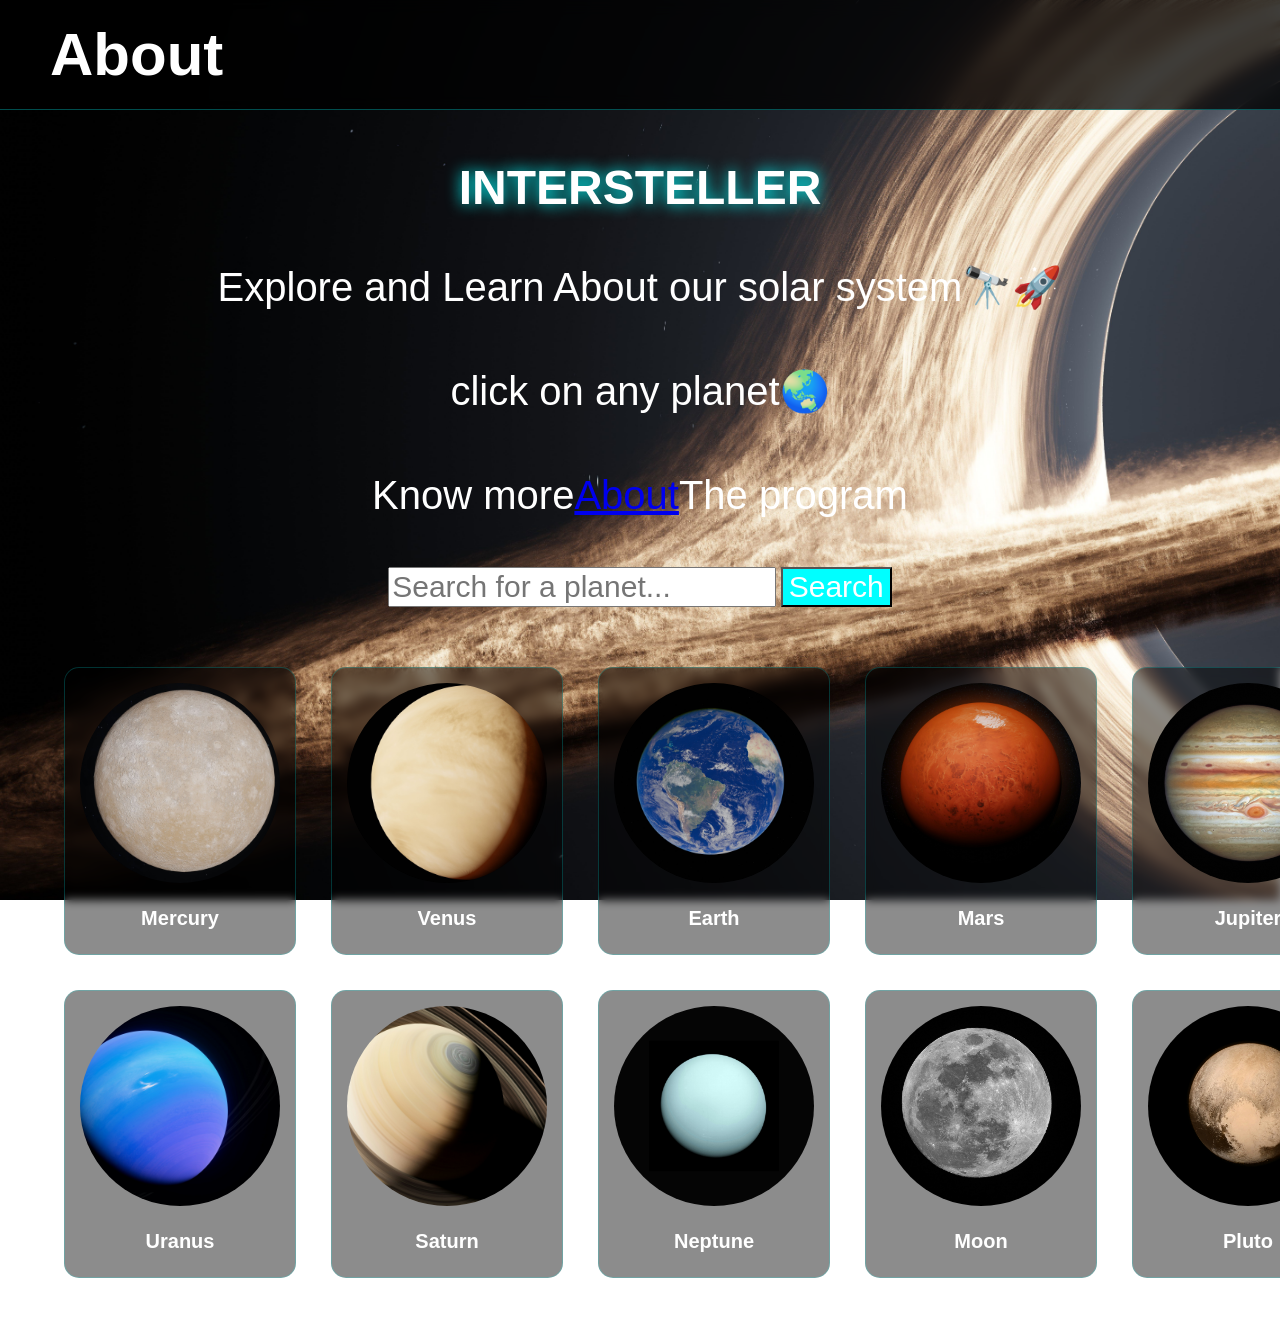
<file: index.html>
<!DOCTYPE HTML>
<html lang ="en">
<head>
    <title>An Wepsite developed to learn about our planets in our solar system</title>
    <link href="image/Intersteller_logo.ico" rel="icon">
    <meta name="google-site-verification" content="poQ8JasU6-g-7tu19GasczuWvzuaRAkhVxyYsCBoYzc" />
    <meta name="viewport" content="width=device-width, initial-scale=1.0">
    <meta charset="UTF-8">
    <link rel="stylesheet" href="styles.css">
     <script>
               function searchPlanet() {
    const search = document.getElementById("planetSearch").value
        .trim()
        .toLowerCase();

    const planets = {
        mercury: "mercury.html",
        venus: "venus.html",
        earth: "earth.html",
        mars: "mars.html",
        jupiter: "jupiter.html",
        saturn: "saturn.html",
        uranus: "uranus.html",
        neptune: "neptune.html",
        pluto: "pluto.html"
    };

    if (planets[search]) {
        window.location.href = planets[search];
    } else {
        alert("Planet not found!");
    }
}
        </script>
</head>
<body>
<nav>
    <div class="navbar-nav">
        <a class="nav-link" href="about.html">About</a>
    </div>
</nav>
    <h1>INTERSTELLER</h1>
    
    <p>Explore and Learn About our solar system🔭🚀</p>
    <p>click on any planet🌏</p>
    <p>Know more<a href="about.html">About</a>The program</p>
      <input class="input" type="text" id="planetSearch" placeholder="Search for a planet...">
<button class="button"  onclick="searchPlanet()">Search</button>

<div class="planets">

    <div class="planet-card">
        <a href="mercury.html">
            <img src="image/mercury.jpg">
            <p>Mercury</p>
        </a>
    </div>

    <div class="planet-card">
        <a href="venus.html">
            <img src="image/venus.jpg">
            <p>Venus</p>
        </a>
    </div>

    <div class="planet-card">
        <a href="earth.html">
            <img src="image/earth.jpg">
            <p>Earth</p>
        </a>
    </div>
<div class="planet-card">
        <a href="mars.html">
            <img src="image/mars.jpg">
            <p>mars</p>
</a>
</div>
<div class="planet-card">
        <a href="jupiter.html">
            <img src="image/jupiter.jpg">
            <p>jupiter</p>
        </a>
    </div>
    <div class="planet-card">
        <a href="uranus.html">
            <img src="image/uranus.jpg">
            <p>uranus</p>
        </a>
    </div>
    <div class="planet-card">
        <a href="saturn.html">
            <img src="image/saturn.jpg">
            <p>saturn</p>
        </a>
    </div>
    <div class="planet-card">
        <a href="neptune.html">
            <img src="image/neptune.jpg">
            <p>neptune</p>
        </a>
    </div>
    <div class="planet-card">
        <a href="moon.html">
            <img src="image/moon.jpg">
            <p>Moon</p>
        </a>
    </div>
        <div class="planet-card">
        <a href="pluto.html">
            <img src="image/pluto.jpg">
            <p>pluto</p>
        </a>
    </div>
</div>
</body>
</html>
</file>
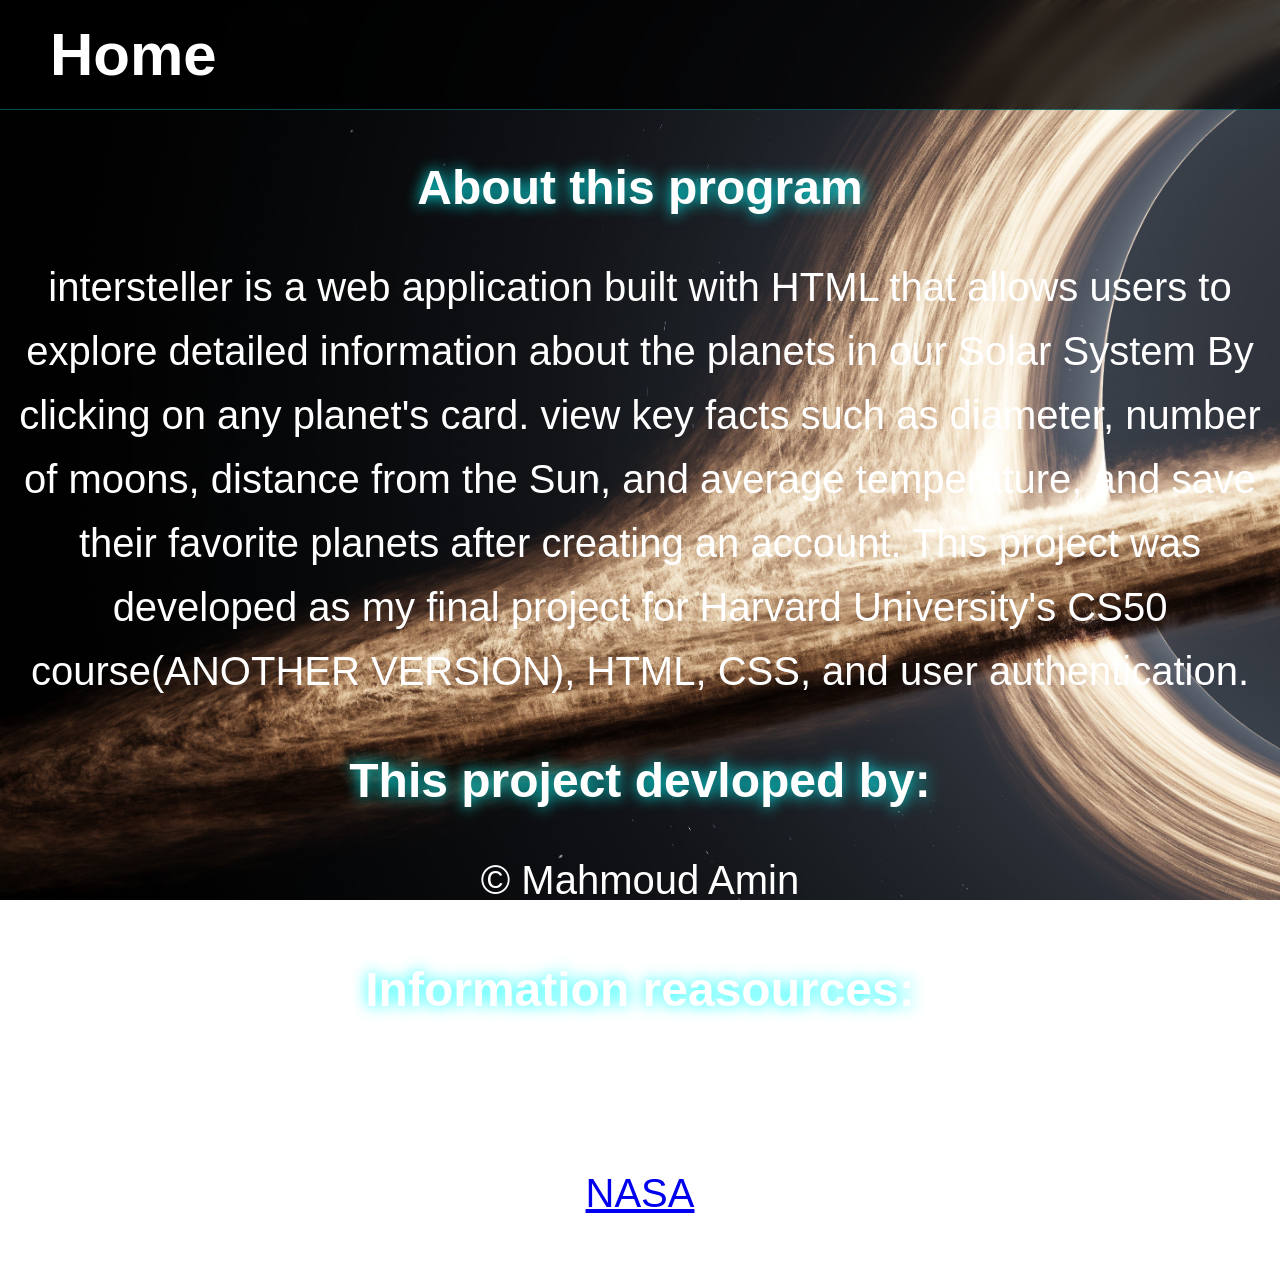
<file: about.html>
<!DOCTYPE HTML>
<html lang="en">
<body>
<head>
    <meta name="viewport" content="width=device-width, initial-scale=1.0">
    <meta charset="UTF-8">
    <link rel="stylesheet" href="styles.css">
</head>
<nav>
    <div>
        <a class="nav-link" href="index.html">Home</a>
    </div>
</nav>
<h1 class=>About this program</h1>
<p>intersteller is a web application built with HTML that allows users to explore detailed information about the planets in our Solar System By clicking on any planet's card. view key facts such as diameter, number of moons, distance from the Sun, and average temperature, and save their favorite planets after creating an account. This project was developed as my final project for Harvard University's CS50 course(ANOTHER VERSION), HTML, CSS, and user authentication.</p>
<h1>This project devloped by:
</h1>
<p>&#169 Mahmoud Amin</p>
<h1>Information reasources:</h1>
<p>&#169 NASA</p>
    <p><a href="https://www.nasa.gov/">NASA</a></p>
</body>
</html>
</file>
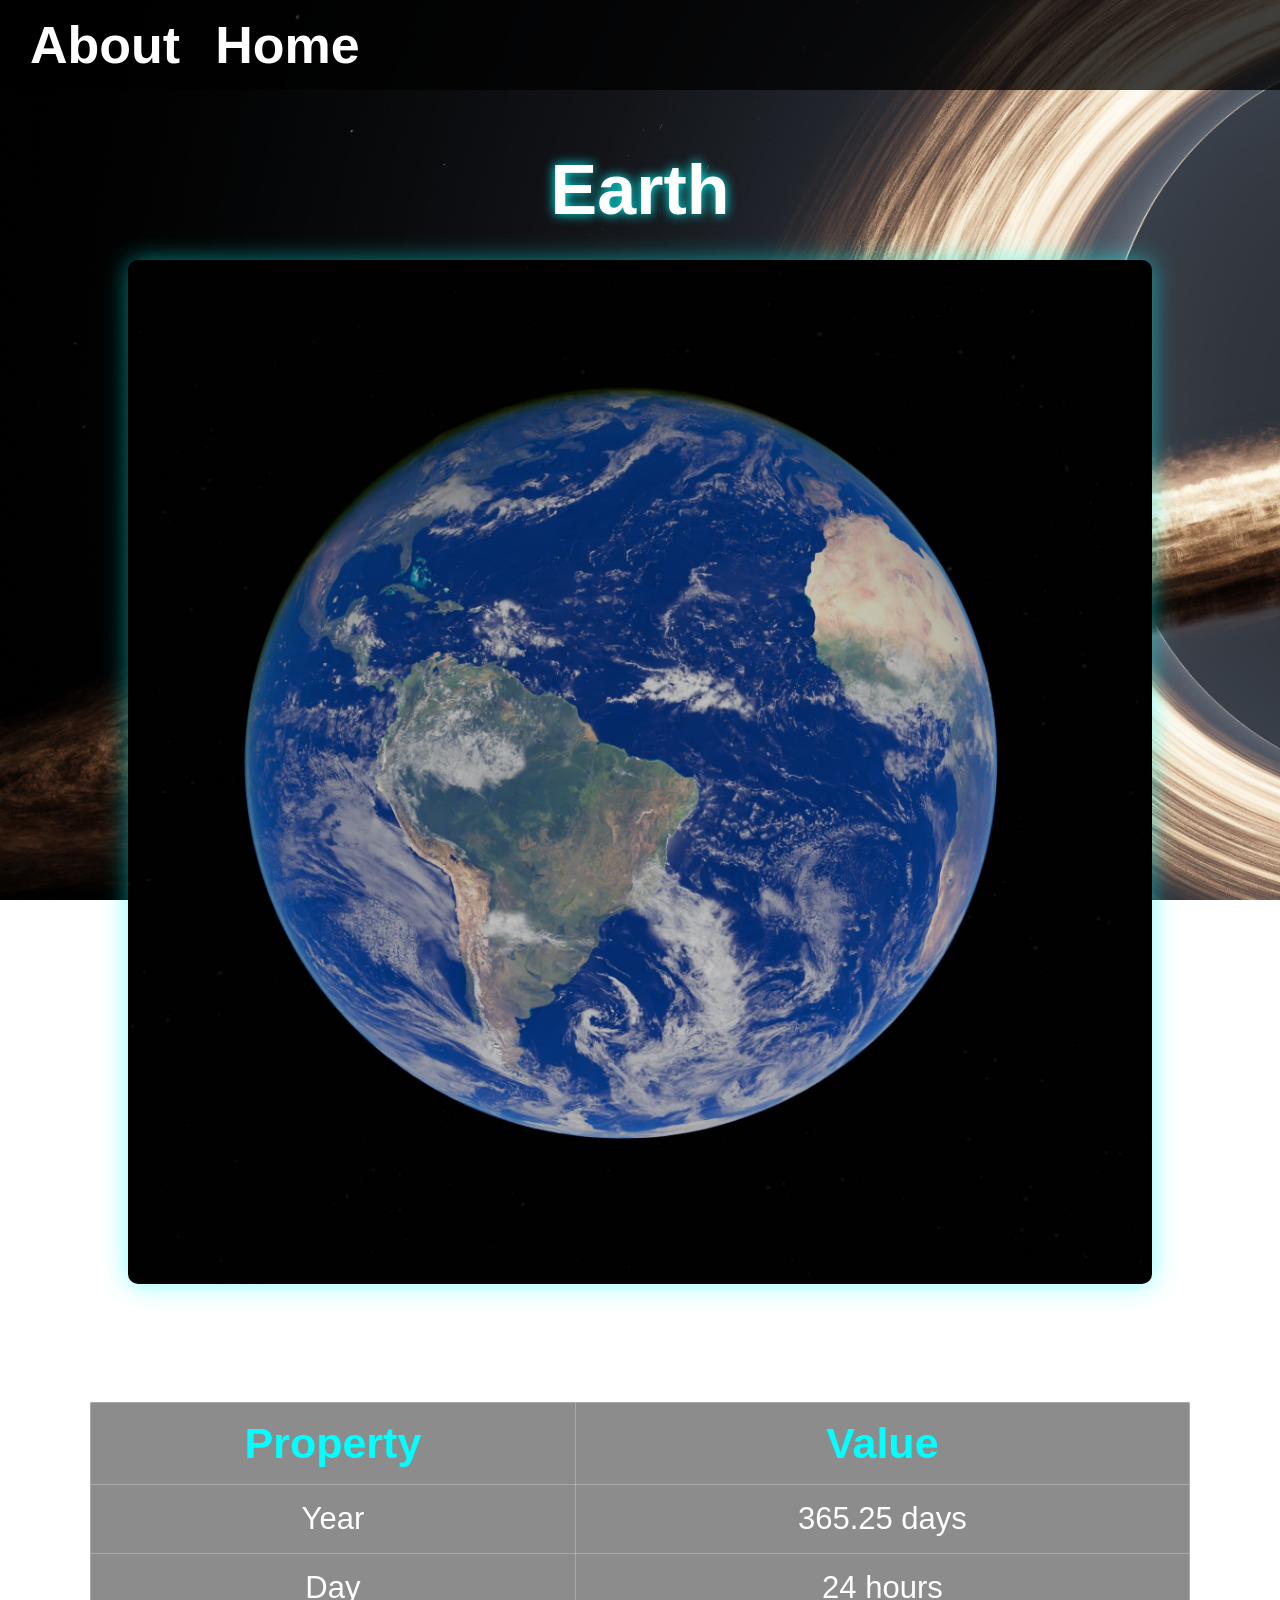
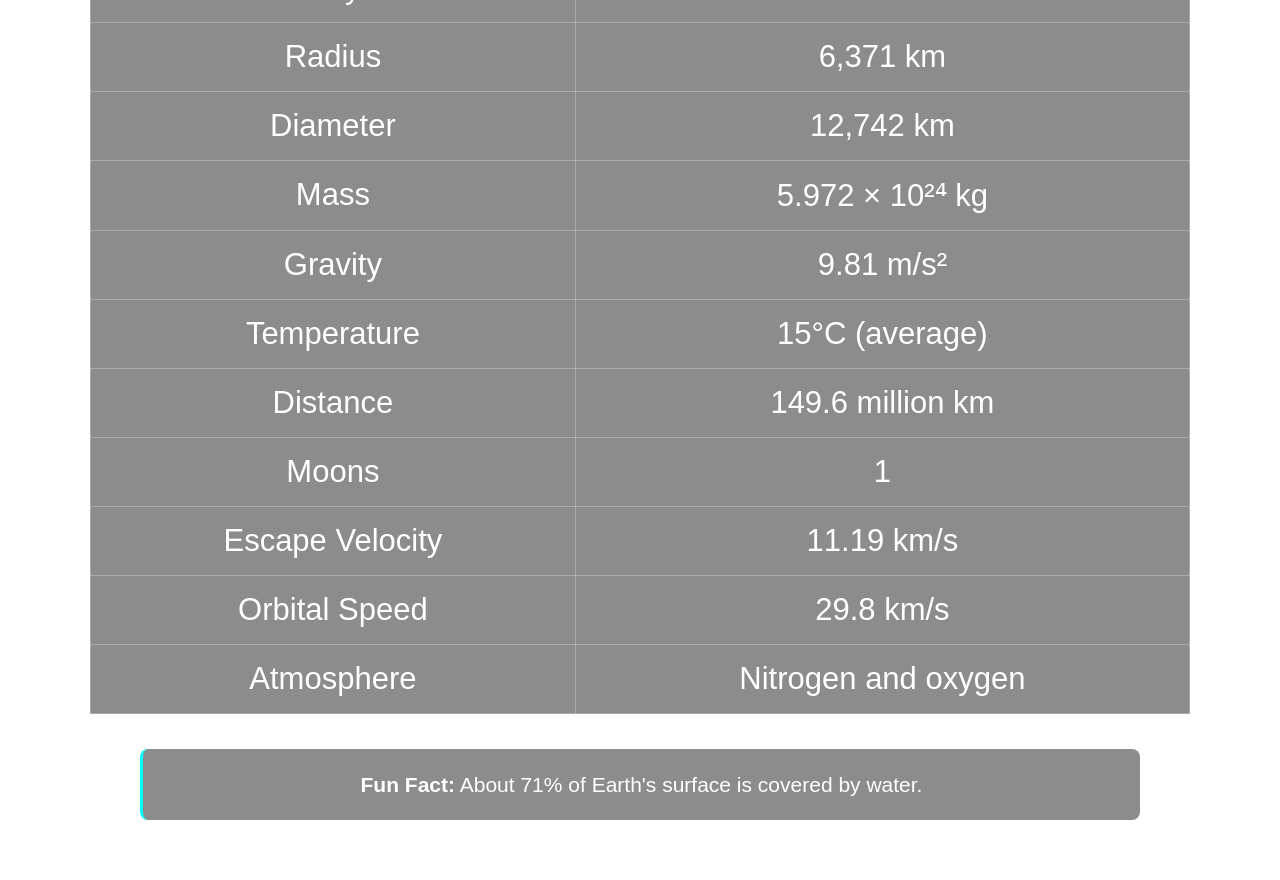
<file: earth.html>
<!DOCTYPE html>
<html lang="en">

<head>
    <title>Earth – Facts, Size, Mass, Moons & Atmosphere | Intersteller</title>

<meta name="description"
content="Explore Earth and discover its size, mass, gravity, atmosphere, temperature, Moon, orbit and other fascinating facts.">
    <meta charset="UTF-8">
    <meta name="viewport" content="width=device-width, initial-scale=1.0">

    <link rel="stylesheet" href="planet.css">

    <title>Earth</title>
</head>

<body>

<nav>
    <div>
          <a href="about.html">About</a>
          </div>
          <div>
<a href="index.html">Home</a>
</div>
</nav>

<div class="planet-page">

    <h1>Earth</h1>

    <img class="planet-image" src="image/earth.jpg">

    <p class="description">
        Earth is the only known planet that supports life.
    </p>

    <table>
        <tr>
            <th>Property</th>
            <th>Value</th>
        </tr>

        <tr><td>Year</td><td>365.25 days</td></tr>
        <tr><td>Day</td><td>24 hours</td></tr>
        <tr><td>Radius</td><td>6,371 km</td></tr>
        <tr><td>Diameter</td><td>12,742 km</td></tr>
        <tr><td>Mass</td><td>5.972 × 10²⁴ kg</td></tr>
        <tr><td>Gravity</td><td>9.81 m/s²</td></tr>
        <tr><td>Temperature</td><td>15°C (average)</td></tr>
        <tr><td>Distance</td><td>149.6 million km</td></tr>
        <tr><td>Moons</td><td>1</td></tr>
        <tr><td>Escape Velocity</td><td>11.19 km/s</td></tr>
        <tr><td>Orbital Speed</td><td>29.8 km/s</td></tr>
        <tr><td>Atmosphere</td><td>Nitrogen and oxygen</td></tr>
    </table>

    <div class="fun-fact">
        <strong>Fun Fact:</strong>
        About 71% of Earth's surface is covered by water.
    </div>

</div>

</body>
</html>
</file>
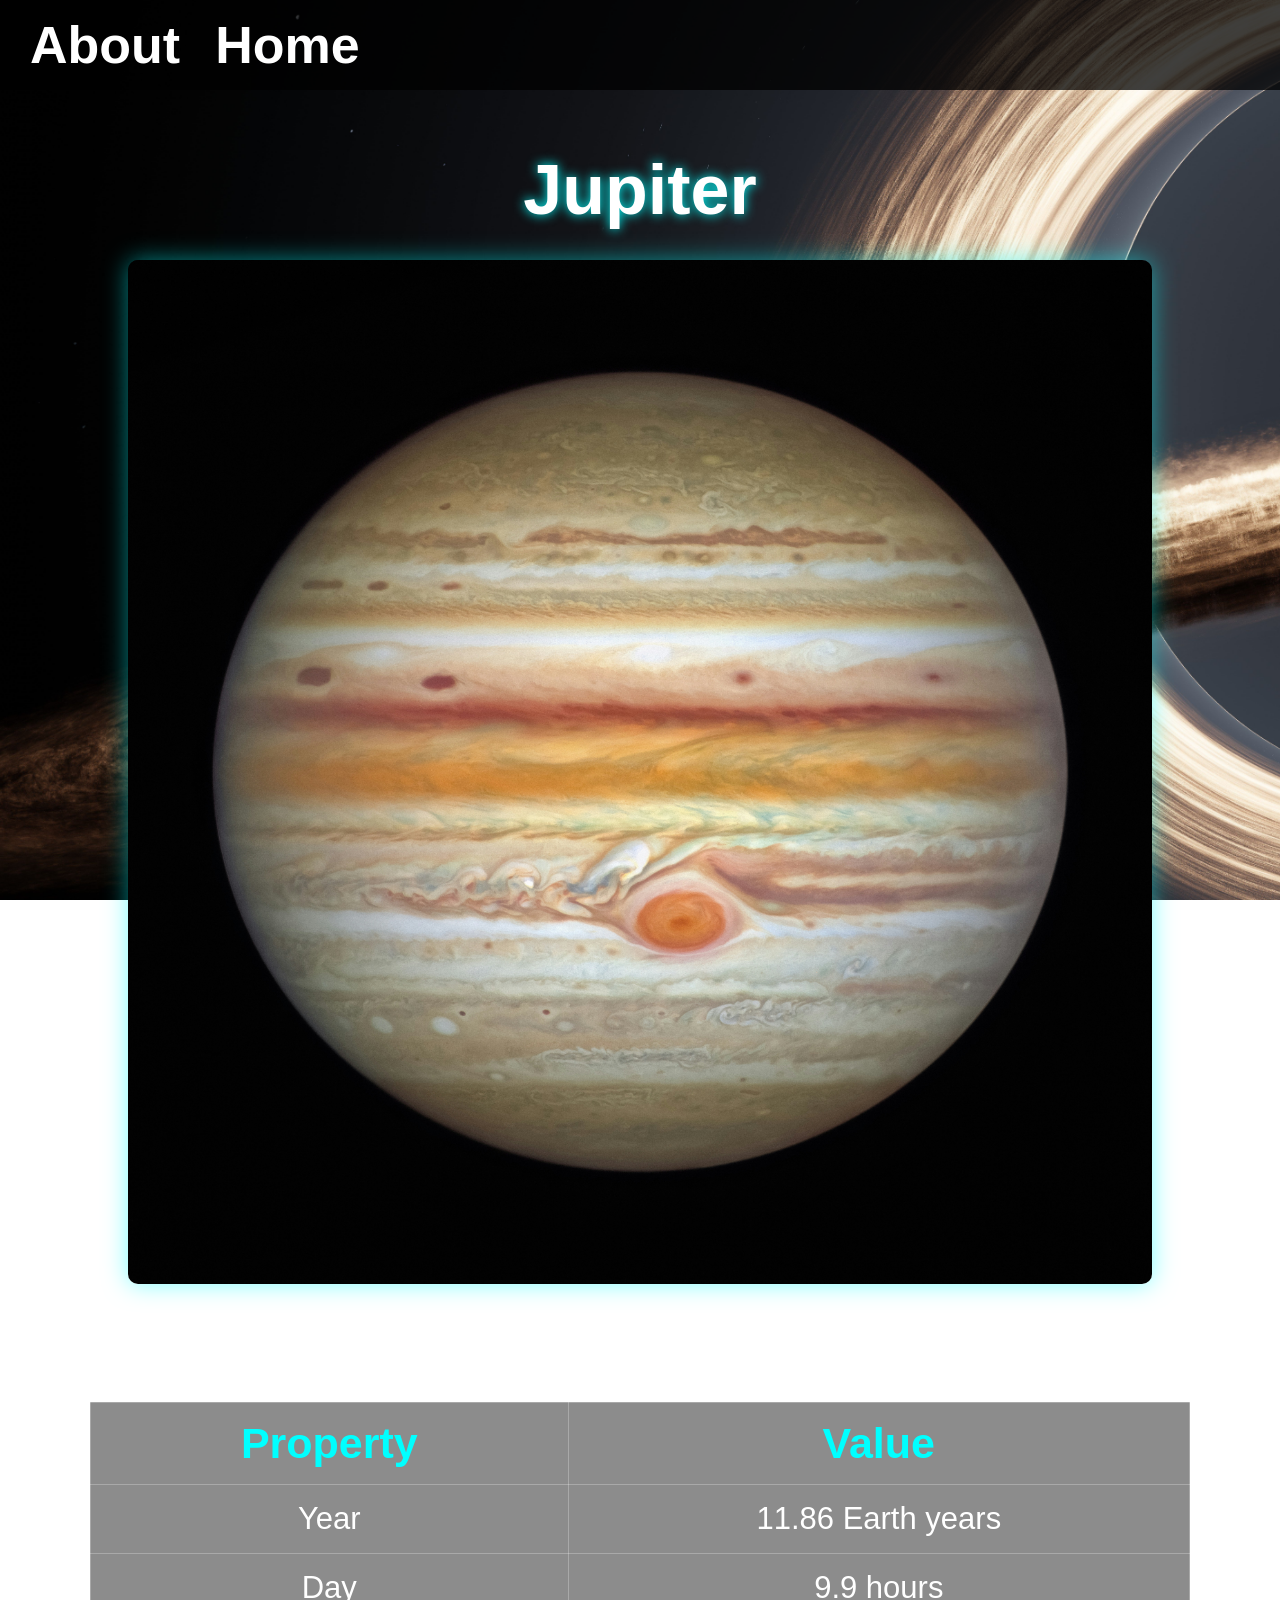
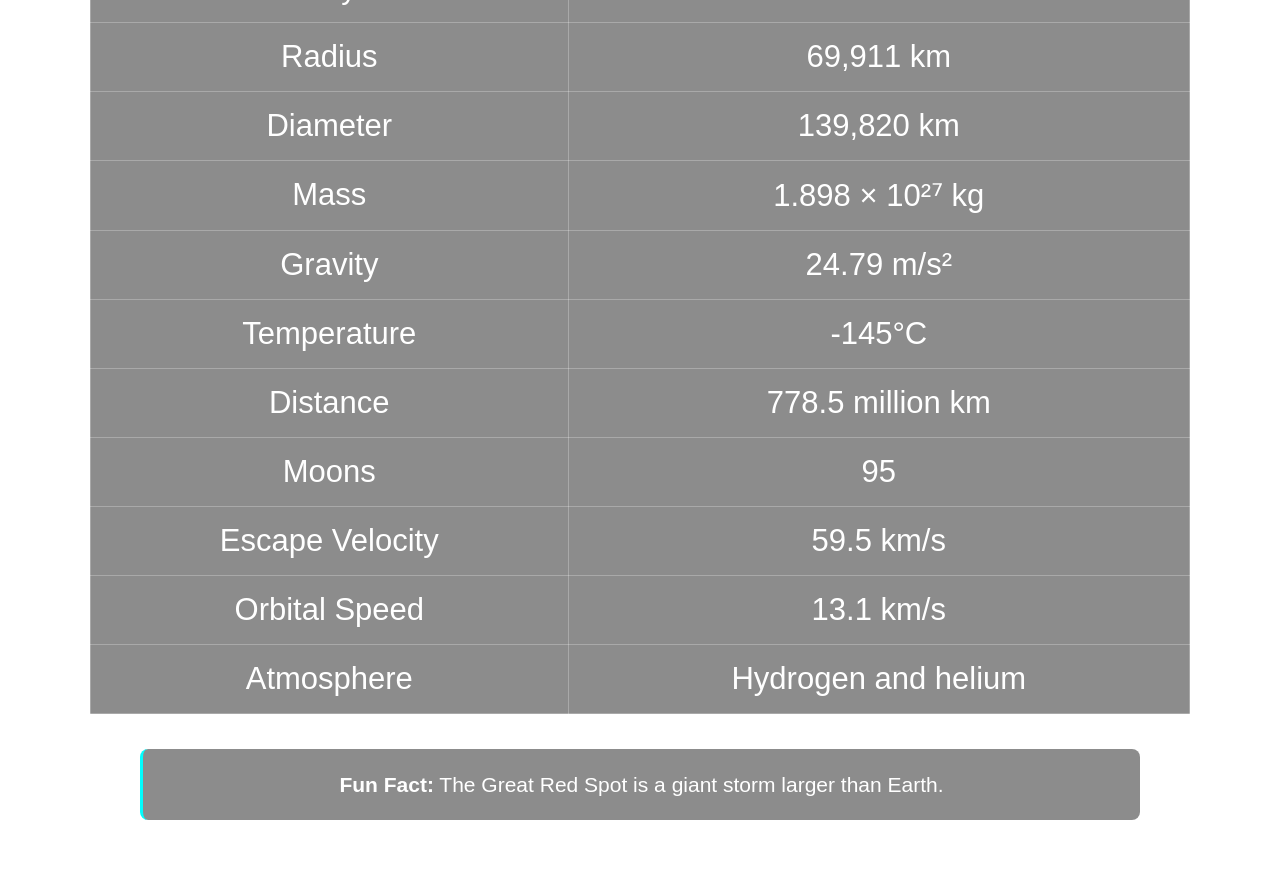
<file: jupiter.html>
<!DOCTYPE html>
<html lang="en">

<head>
      <title>Jupiter – Facts, Size, Mass, Moons & Atmosphere | Intersteller</title>

<meta name="description"
content="Explore Jupiter and discover its size, mass, gravity, atmosphere, temperature, Moon, orbit and other fascinating facts.">
    <meta charset="UTF-8">
    <meta name="viewport" content="width=device-width, initial-scale=1.0">

    <link rel="stylesheet" href="planet.css">

    <title>Jupiter</title>
</head>

<body>

<nav>
    <div>
          <a href="about.html">About</a>
          </div>
          <div>
<a href="index.html">Home</a>
</div>
</nav>

<div class="planet-page">

    <h1>Jupiter</h1>

    <img class="planet-image" src="image/jupiter.jpg">

    <p class="description">
        Jupiter is the largest planet in the Solar System.
    </p>

    <table>
        <tr>
            <th>Property</th>
            <th>Value</th>
        </tr>

        <tr><td>Year</td><td>11.86 Earth years</td></tr>
        <tr><td>Day</td><td>9.9 hours</td></tr>
        <tr><td>Radius</td><td>69,911 km</td></tr>
        <tr><td>Diameter</td><td>139,820 km</td></tr>
        <tr><td>Mass</td><td>1.898 × 10²⁷ kg</td></tr>
        <tr><td>Gravity</td><td>24.79 m/s²</td></tr>
        <tr><td>Temperature</td><td>-145°C</td></tr>
        <tr><td>Distance</td><td>778.5 million km</td></tr>
        <tr><td>Moons</td><td>95</td></tr>
        <tr><td>Escape Velocity</td><td>59.5 km/s</td></tr>
        <tr><td>Orbital Speed</td><td>13.1 km/s</td></tr>
        <tr><td>Atmosphere</td><td>Hydrogen and helium</td></tr>
    </table>

    <div class="fun-fact">
        <strong>Fun Fact:</strong>
        The Great Red Spot is a giant storm larger than Earth.
    </div>

</div>

</body>
</html>
</file>
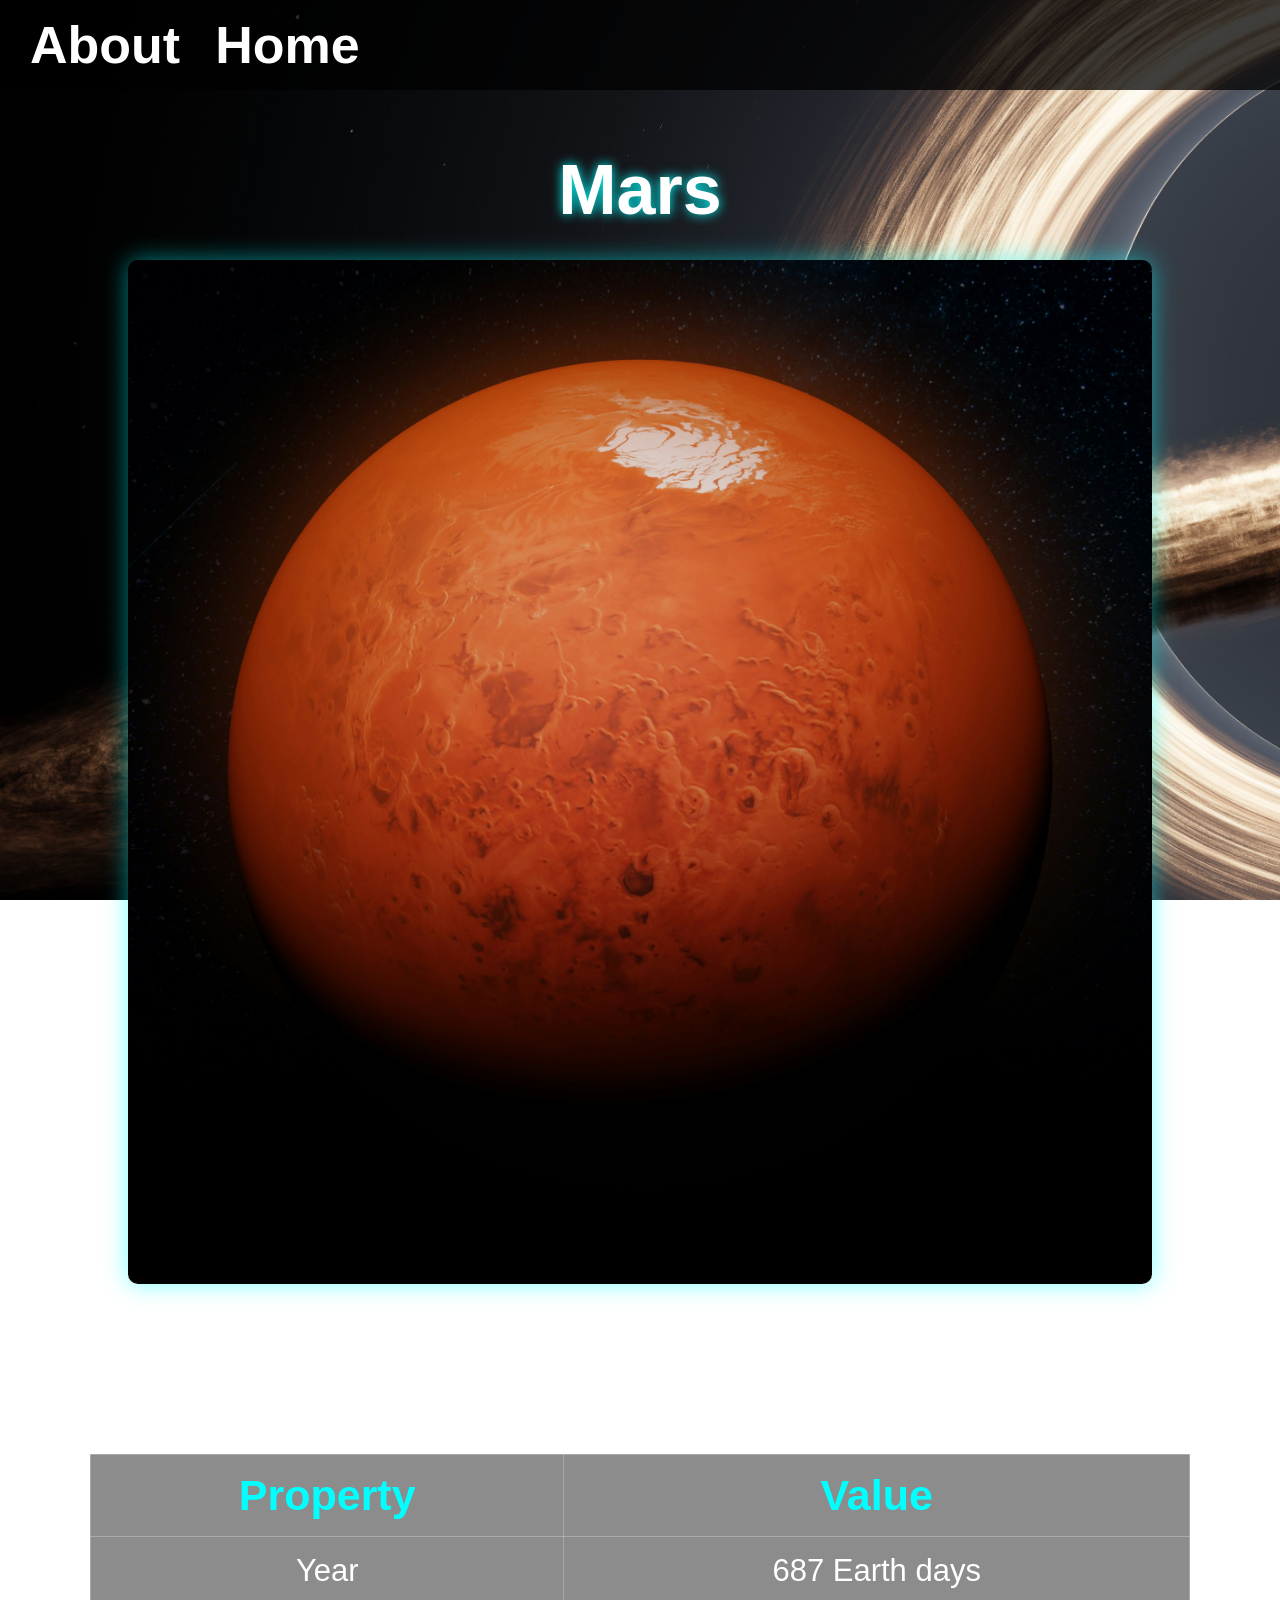
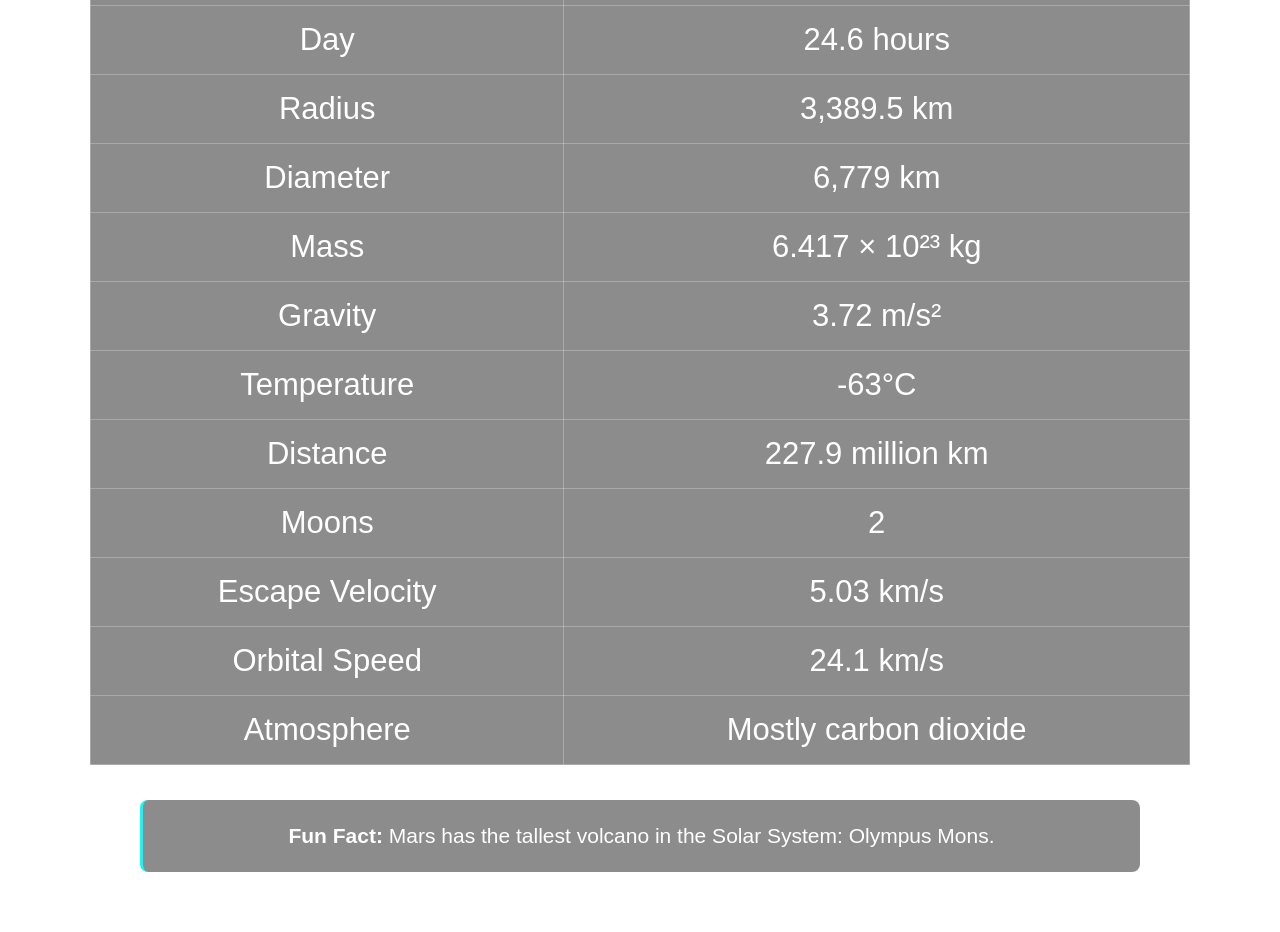
<file: mars.html>
<!DOCTYPE html>
<html lang="en">

<head>
      <title>Mars – Facts, Size, Mass, Moons & Atmosphere | Intersteller</title>

<meta name="description"
content="Explore Mars and discover its size, mass, gravity, atmosphere, temperature, Moon, orbit and other fascinating facts.">
    <meta charset="UTF-8">
    <meta name="viewport" content="width=device-width, initial-scale=1.0">

    <link rel="stylesheet" href="planet.css">

    <title>Mars</title>
</head>

<body>

<nav>
    <div>
        <a href="about.html">About</a>
    </div>

    <div>
        <a href="index.html">Home</a>
    </div>
</nav>

<div class="planet-page">

    <h1>Mars</h1>

    <img class="planet-image" src="image/mars.jpg">

    <p class="description">
        Mars is known as the Red Planet because of iron oxide on its surface.
    </p>

    <table>
        <tr>
            <th>Property</th>
            <th>Value</th>
        </tr>

        <tr><td>Year</td><td>687 Earth days</td></tr>
        <tr><td>Day</td><td>24.6 hours</td></tr>
        <tr><td>Radius</td><td>3,389.5 km</td></tr>
        <tr><td>Diameter</td><td>6,779 km</td></tr>
        <tr><td>Mass</td><td>6.417 × 10²³ kg</td></tr>
        <tr><td>Gravity</td><td>3.72 m/s²</td></tr>
        <tr><td>Temperature</td><td>-63°C</td></tr>
        <tr><td>Distance</td><td>227.9 million km</td></tr>
        <tr><td>Moons</td><td>2</td></tr>
        <tr><td>Escape Velocity</td><td>5.03 km/s</td></tr>
        <tr><td>Orbital Speed</td><td>24.1 km/s</td></tr>
        <tr><td>Atmosphere</td><td>Mostly carbon dioxide</td></tr>
    </table>

    <div class="fun-fact">
        <strong>Fun Fact:</strong>
        Mars has the tallest volcano in the Solar System: Olympus Mons.
    </div>

</div>

</body>
</html>
</file>
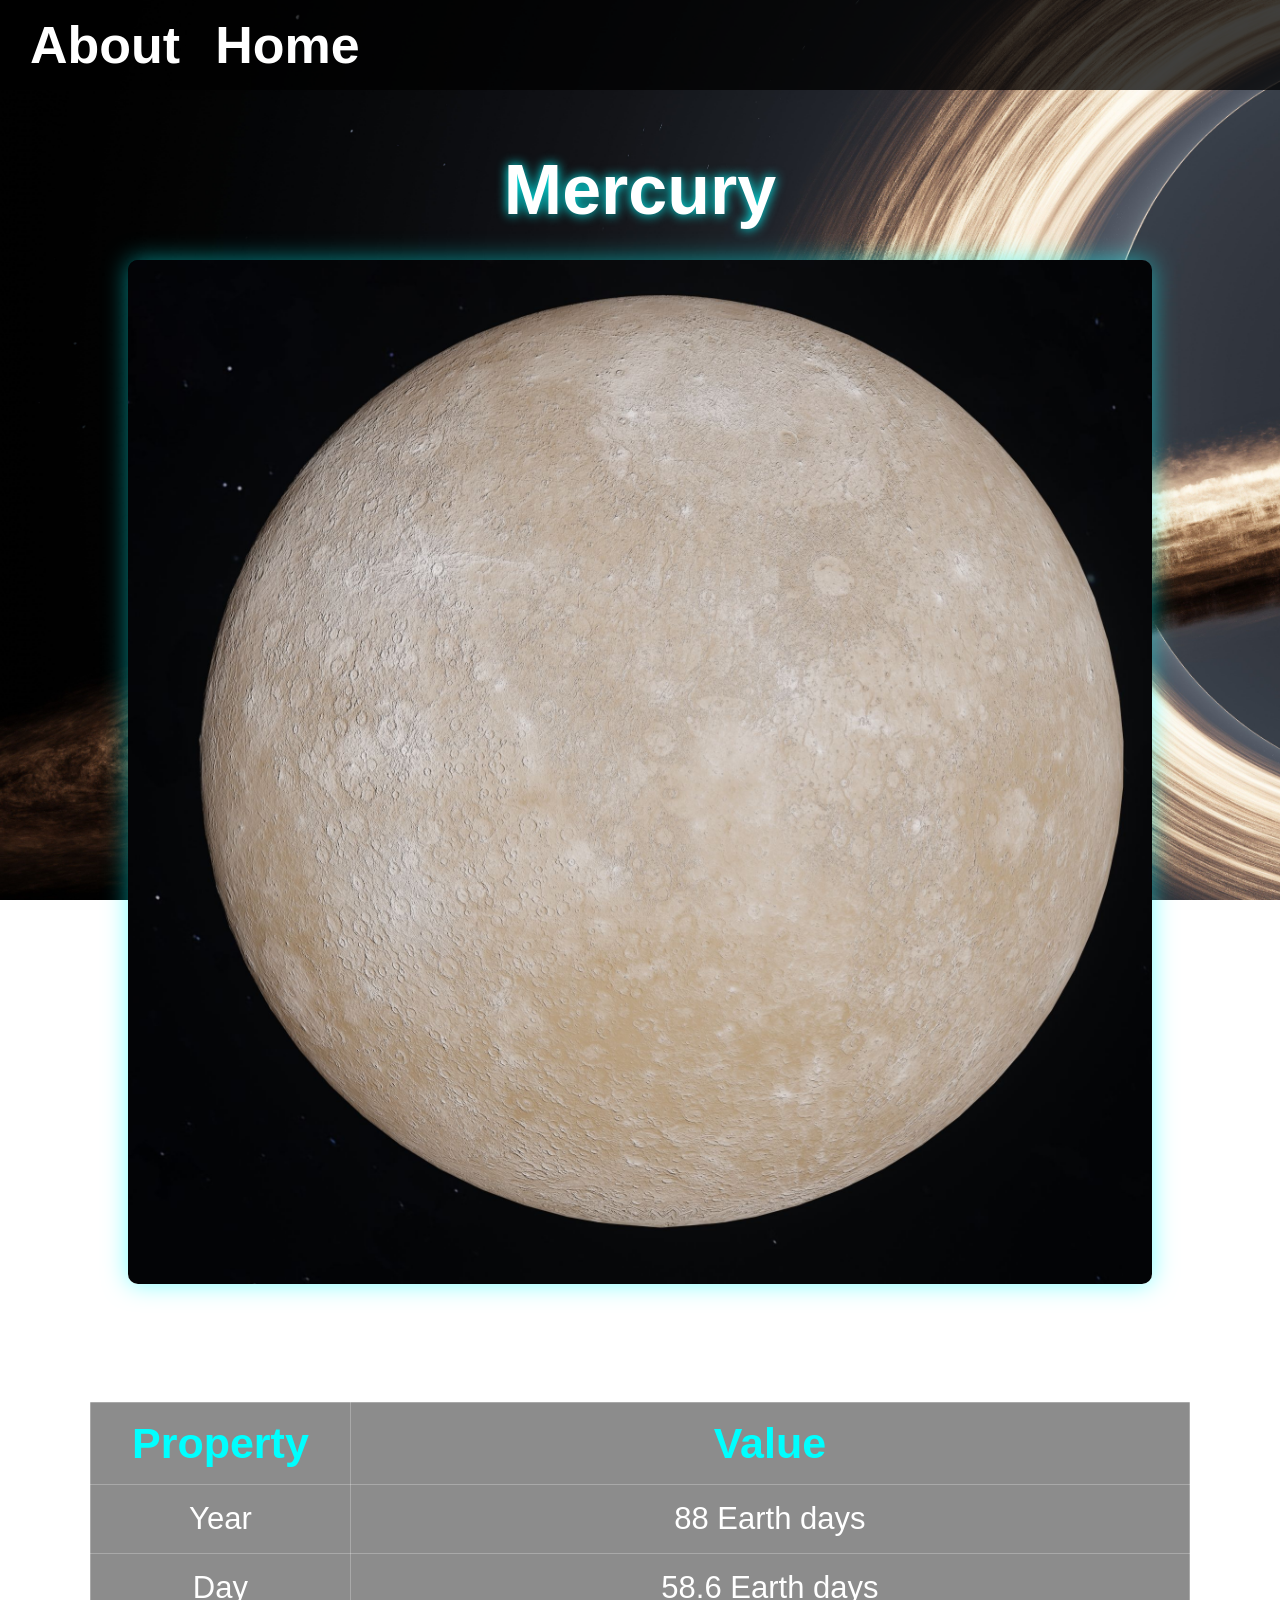
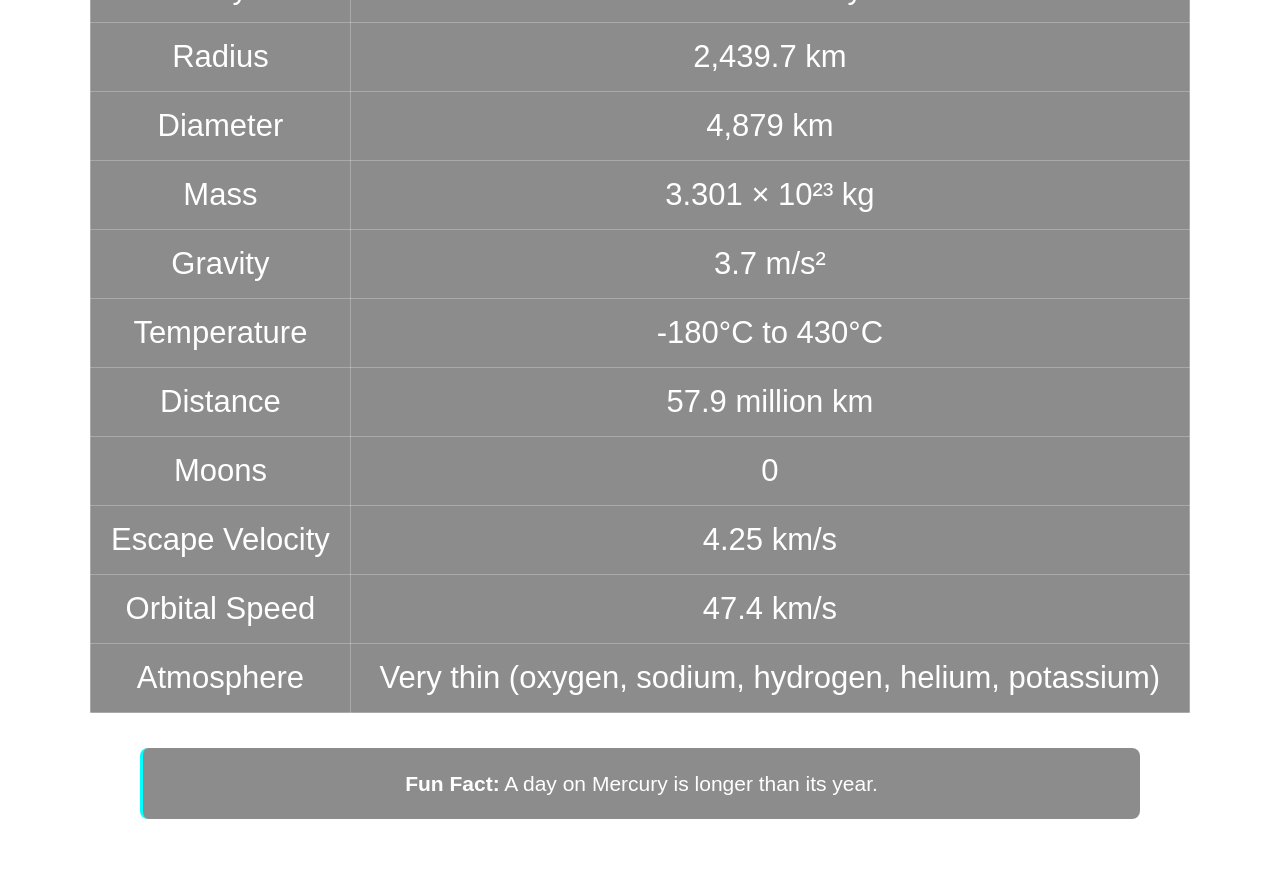
<file: mercury.html>
<!DOCTYPE html>
<html lang="en">

<head>
      <title>Mercury – Facts, Size, Mass, Moons & Atmosphere | Intersteller</title>

<meta name="description"
content="Explore Mercury and discover its size, mass, gravity, atmosphere, temperature, Moon, orbit and other fascinating facts.">
    <meta charset="UTF-8">
    <meta name="viewport" content="width=device-width, initial-scale=1.0">

    <link rel="stylesheet" href="planet.css">

    <title>Mercury</title>
</head>

<body>

<nav>
    <div>
          <a href="about.html">About</a>
          </div>
          <div>
<a href="index.html">Home</a>
</div>
</nav>

<div class="planet-page">

    <h1>Mercury</h1>

    <img class="planet-image" src="image/mercury.jpg">

    <p class="description">
        Mercury is the smallest planet and the closest planet to the Sun.
    </p>

    <table>
        <tr>
            <th>Property</th>
            <th>Value</th>
        </tr>

        <tr>
            <td>Year</td>
            <td>88 Earth days</td>
        </tr>

        <tr>
            <td>Day</td>
            <td>58.6 Earth days</td>
        </tr>

        <tr>
            <td>Radius</td>
            <td>2,439.7 km</td>
        </tr>

        <tr>
            <td>Diameter</td>
            <td>4,879 km</td>
        </tr>

        <tr>
            <td>Mass</td>
            <td>3.301 × 10²³ kg</td>
        </tr>

        <tr>
            <td>Gravity</td>
            <td>3.7 m/s²</td>
        </tr>

        <tr>
            <td>Temperature</td>
            <td>-180°C to 430°C</td>
        </tr>

        <tr>
            <td>Distance</td>
            <td>57.9 million km</td>
        </tr>

        <tr>
            <td>Moons</td>
            <td>0</td>
        </tr>

        <tr>
            <td>Escape Velocity</td>
            <td>4.25 km/s</td>
        </tr>

        <tr>
            <td>Orbital Speed</td>
            <td>47.4 km/s</td>
        </tr>

        <tr>
            <td>Atmosphere</td>
            <td>Very thin (oxygen, sodium, hydrogen, helium, potassium)</td>
        </tr>
    </table>

    <div class="fun-fact">
        <strong>Fun Fact:</strong>
        A day on Mercury is longer than its year.
    </div>

</div>

</body>
</html>
</file>
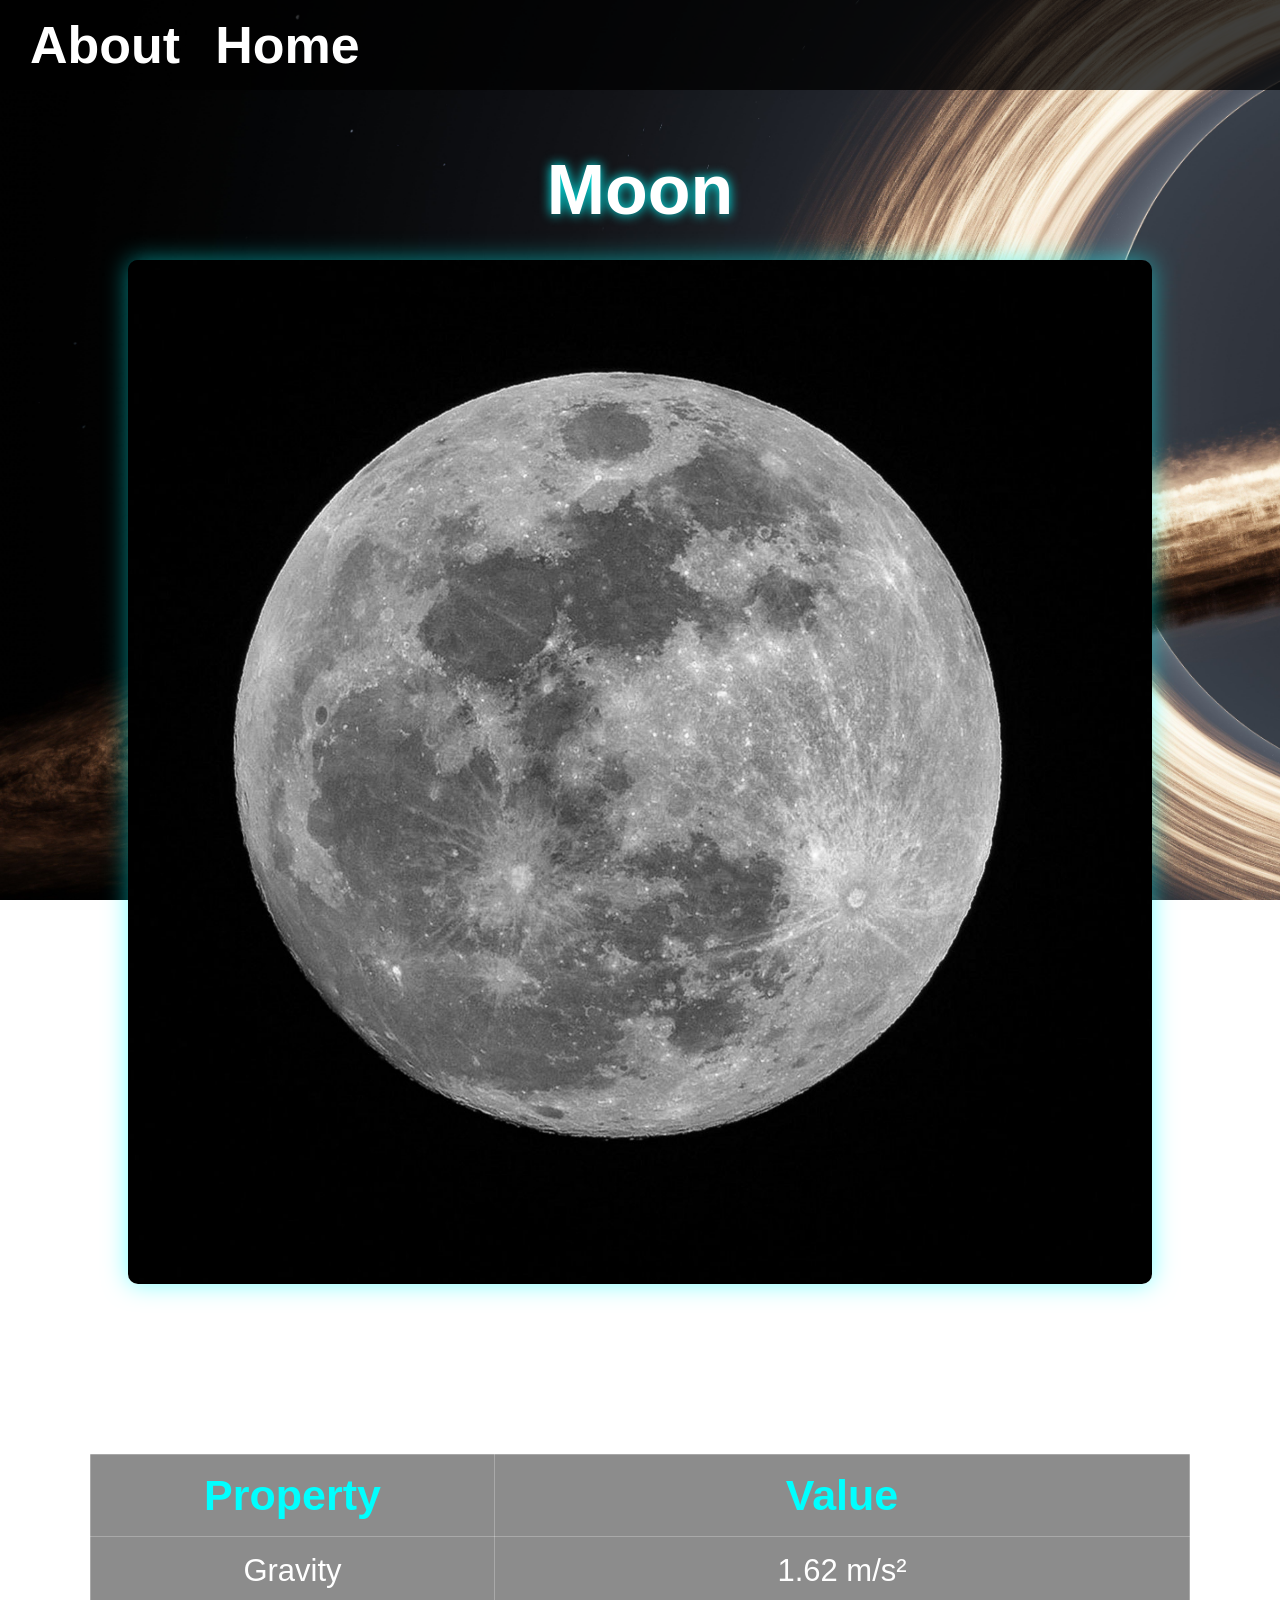
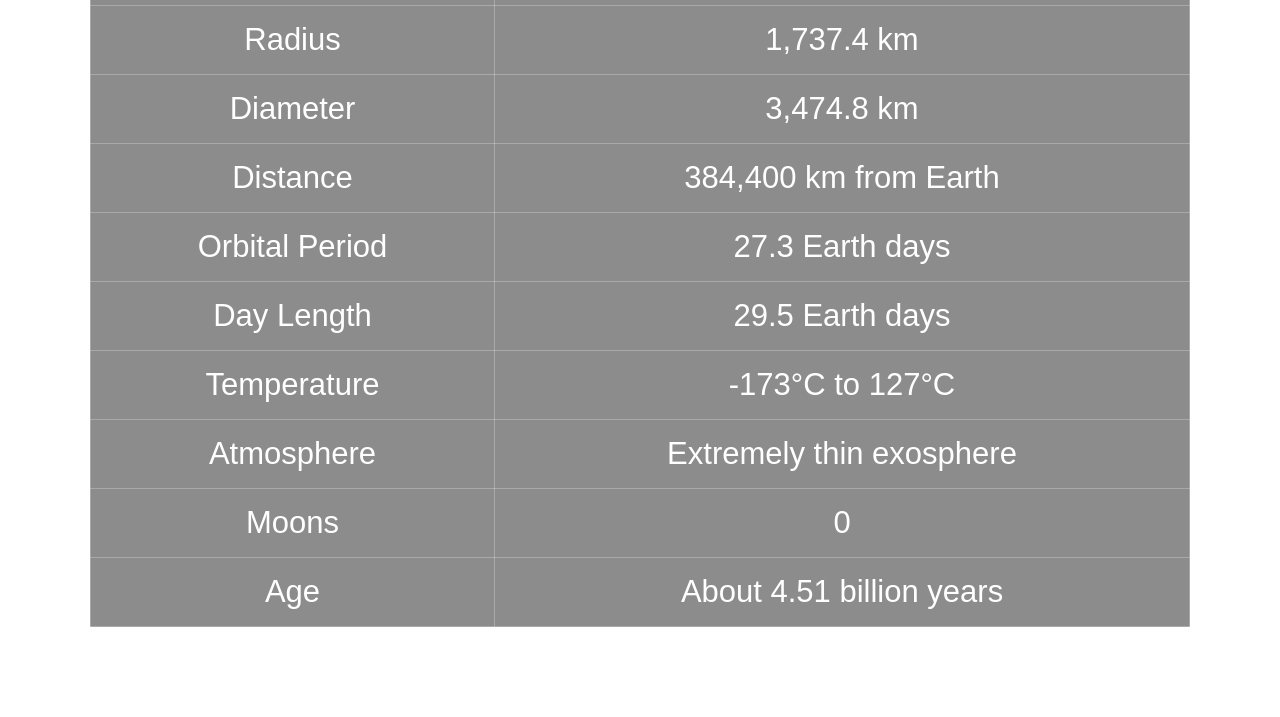
<file: moon.html>
<!DOCTYPE html>
<html lang="en">

<head>
      <title>Moon – Facts, Size, Mass, & Atmosphere | Intersteller</title>

<meta name="description"
content="Explore Moon and discover its size, mass, gravity, atmosphere, temperature, orbit and other fascinating facts.">
    <meta charset="UTF-8">
    <meta name="viewport" content="width=device-width, initial-scale=1.0">

    <link rel="stylesheet" href="planet.css">

    <title>Moon</title>
</head>

<body>

<nav>
    <div>
          <a href="about.html">About</a>
          </div>
          <div>
<a href="index.html">Home</a>
</div>
</nav>

<div class="planet-page">

    <h1>Moon</h1>

    <img class="planet-image" src="image/moon.jpg">

    <p class="description">
        The Moon is Earth's only natural satellite and the fifth-largest moon in the Solar System.
    </p>

    <table>
        <tr>
            <th>Property</th>
            <th>Value</th>
        </tr>

        <tr><td>Gravity</td><td>1.62 m/s²</td></tr>
        <tr><td>Radius</td><td>1,737.4 km</td></tr>
        <tr><td>Diameter</td><td>3,474.8 km</td></tr>
        <tr><td>Distance</td><td>384,400 km from Earth</td></tr>
        <tr><td>Orbital Period</td><td>27.3 Earth days</td></tr>
        <tr><td>Day Length</td><td>29.5 Earth days</td></tr>
        <tr><td>Temperature</td><td>-173°C to 127°C</td></tr>
        <tr><td>Atmosphere</td><td>Extremely thin exosphere</td></tr>
        <tr><td>Moons</td><td>0</td></tr>
        <tr><td>Age</td><td>About 4.51 billion years</td></tr>
    </table>

</div>

</body>
</html>
</file>
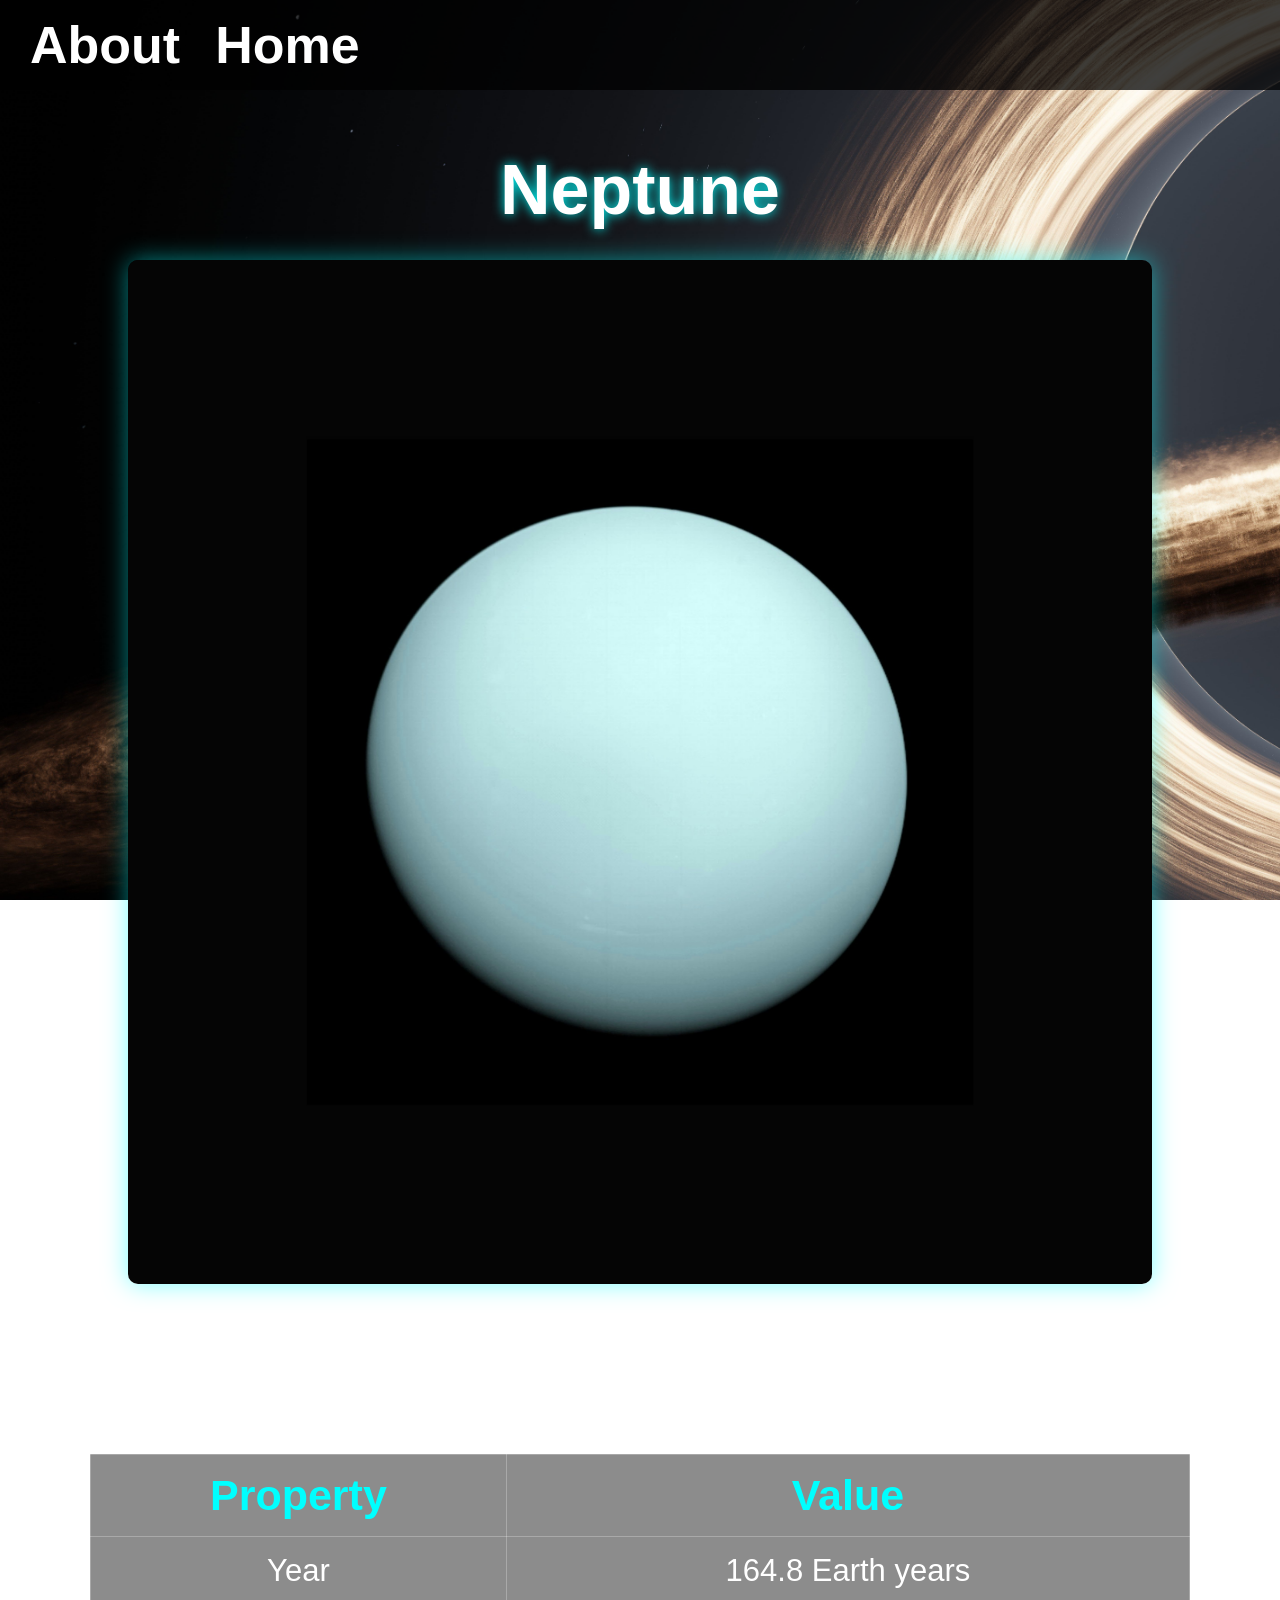
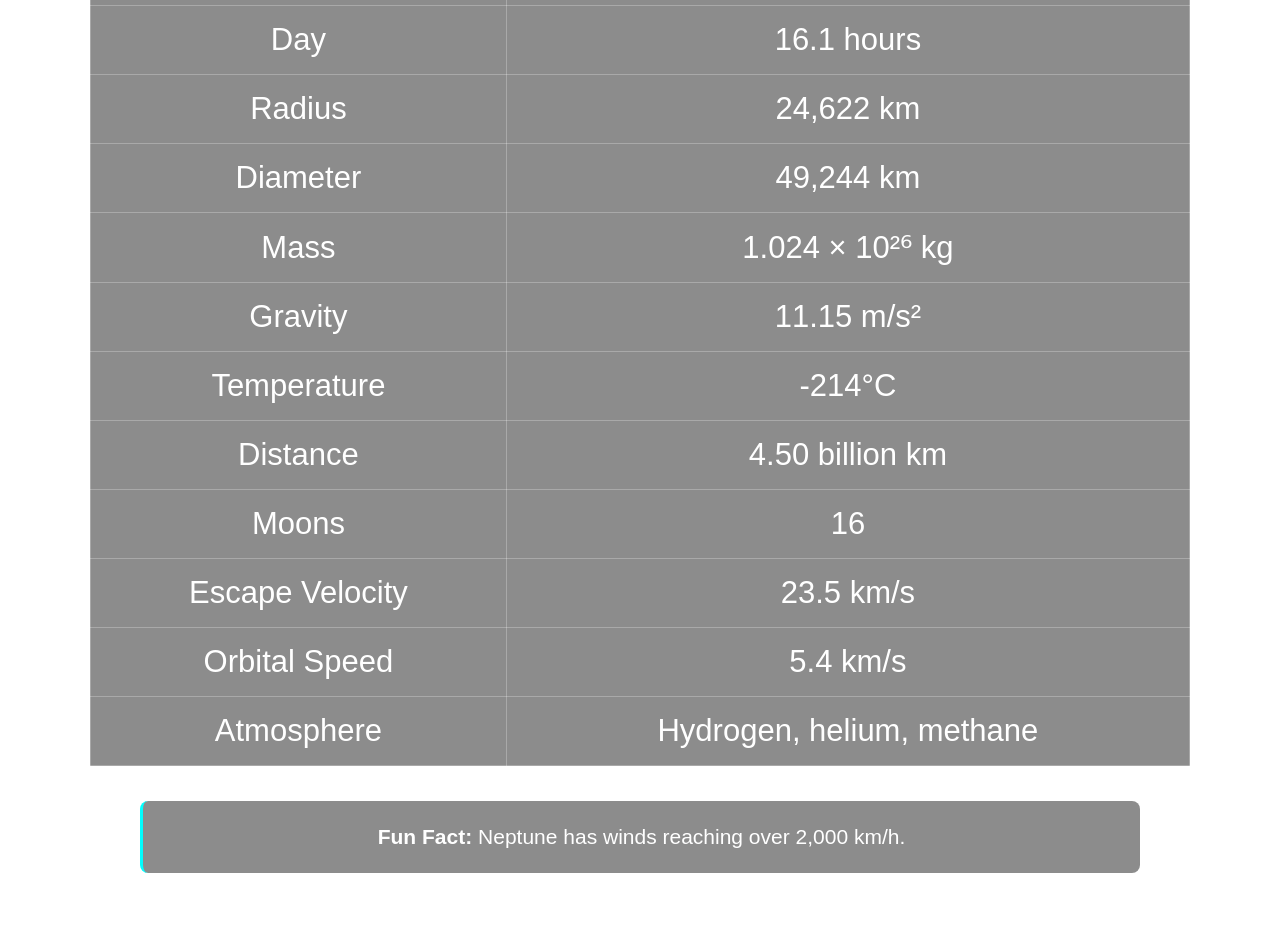
<file: neptune.html>
<!DOCTYPE html>
<html lang="en">

<head>
      <title>Neptune – Facts, Size, Mass, Moons & Atmosphere | Intersteller</title>

<meta name="description"
content="Explore Neptune and discover its size, mass, gravity, atmosphere, temperature, Moon, orbit and other fascinating facts.">
    <meta charset="UTF-8">
    <meta name="viewport" content="width=device-width, initial-scale=1.0">

    <link rel="stylesheet" href="planet.css">

    <title>Neptune</title>
</head>

<body>

<nav>
    <div>
          <a href="about.html">About</a>
          </div>
          <div>
<a href="index.html">Home</a>
</div>
</nav>

<div class="planet-page">

    <h1>Neptune</h1>

    <img class="planet-image" src="image/neptune.jpg">

    <p class="description">
        Neptune is the farthest planet from the Sun and has the strongest winds.
    </p>

    <table>
        <tr>
            <th>Property</th>
            <th>Value</th>
        </tr>

        <tr><td>Year</td><td>164.8 Earth years</td></tr>
        <tr><td>Day</td><td>16.1 hours</td></tr>
        <tr><td>Radius</td><td>24,622 km</td></tr>
        <tr><td>Diameter</td><td>49,244 km</td></tr>
        <tr><td>Mass</td><td>1.024 × 10²⁶ kg</td></tr>
        <tr><td>Gravity</td><td>11.15 m/s²</td></tr>
        <tr><td>Temperature</td><td>-214°C</td></tr>
        <tr><td>Distance</td><td>4.50 billion km</td></tr>
        <tr><td>Moons</td><td>16</td></tr>
        <tr><td>Escape Velocity</td><td>23.5 km/s</td></tr>
        <tr><td>Orbital Speed</td><td>5.4 km/s</td></tr>
        <tr><td>Atmosphere</td><td>Hydrogen, helium, methane</td></tr>
    </table>

    <div class="fun-fact">
        <strong>Fun Fact:</strong>
        Neptune has winds reaching over 2,000 km/h.
    </div>

</div>

</body>
</html>
</file>
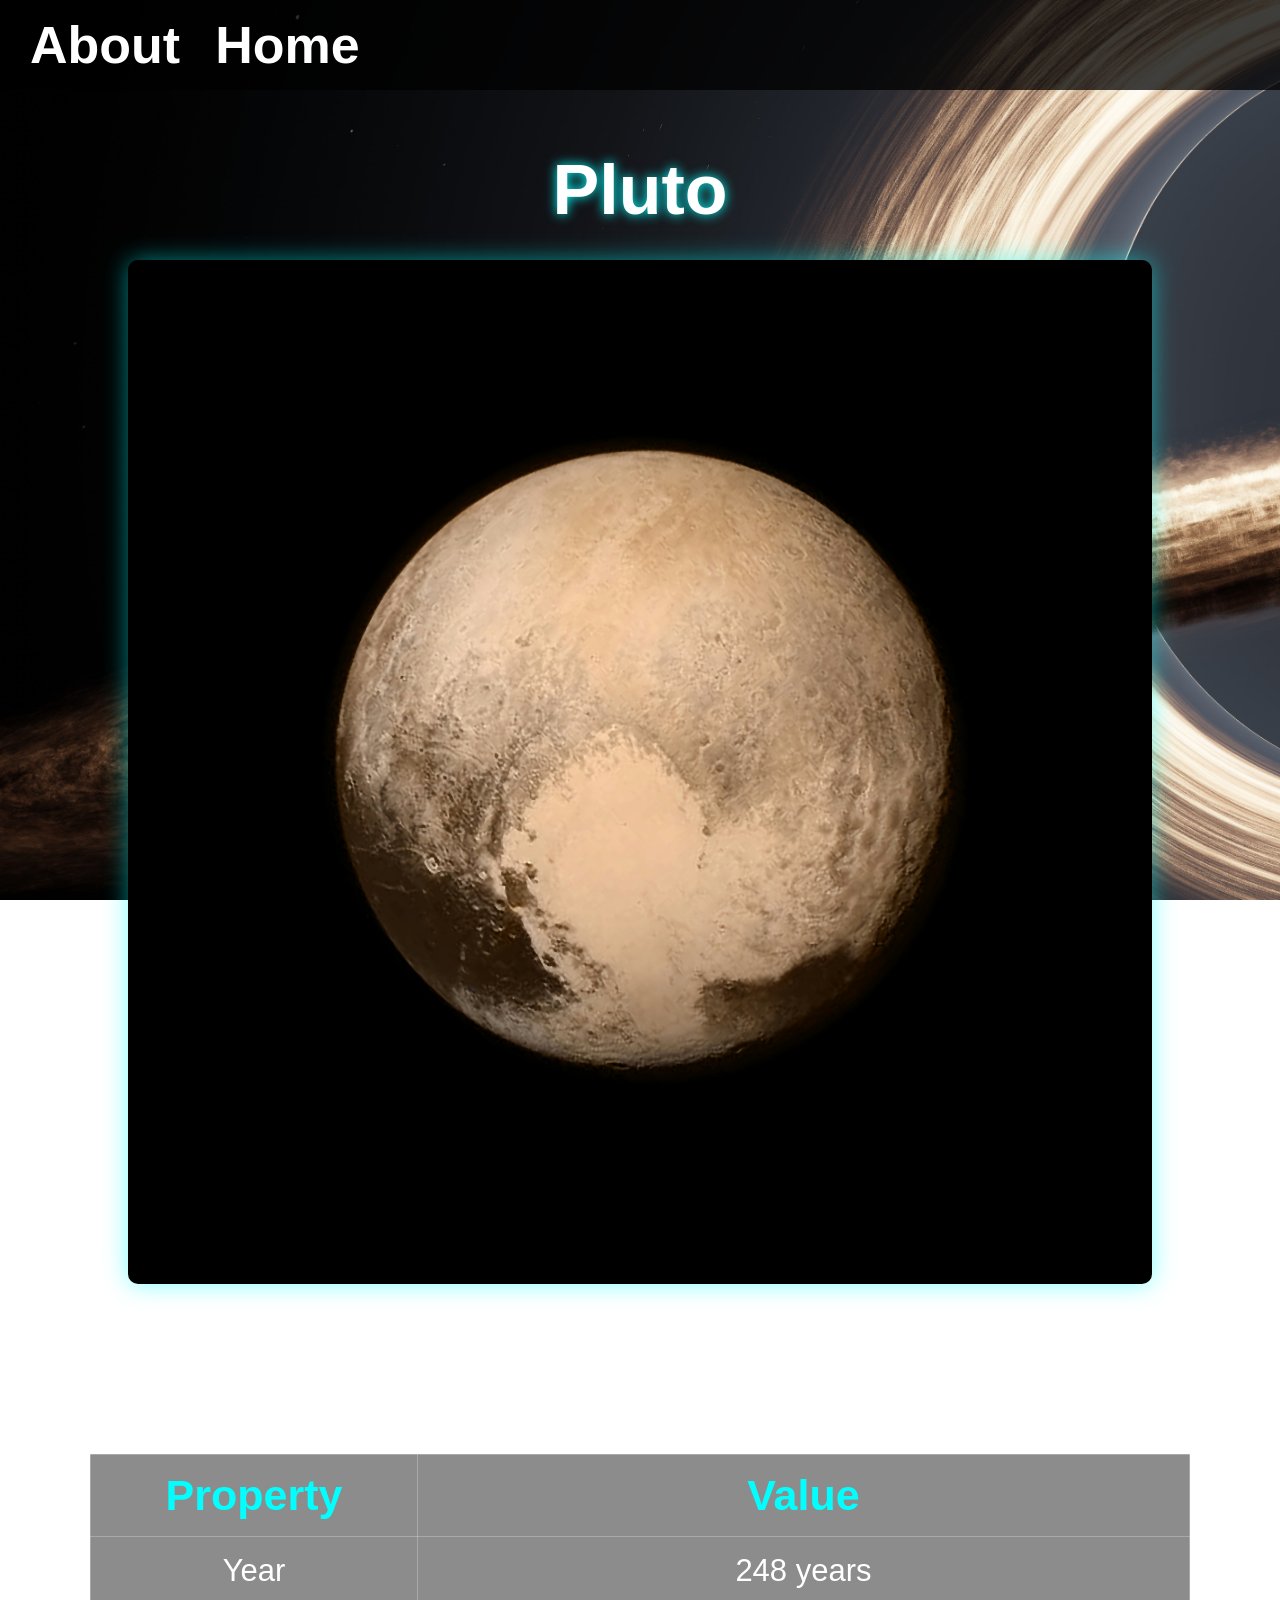
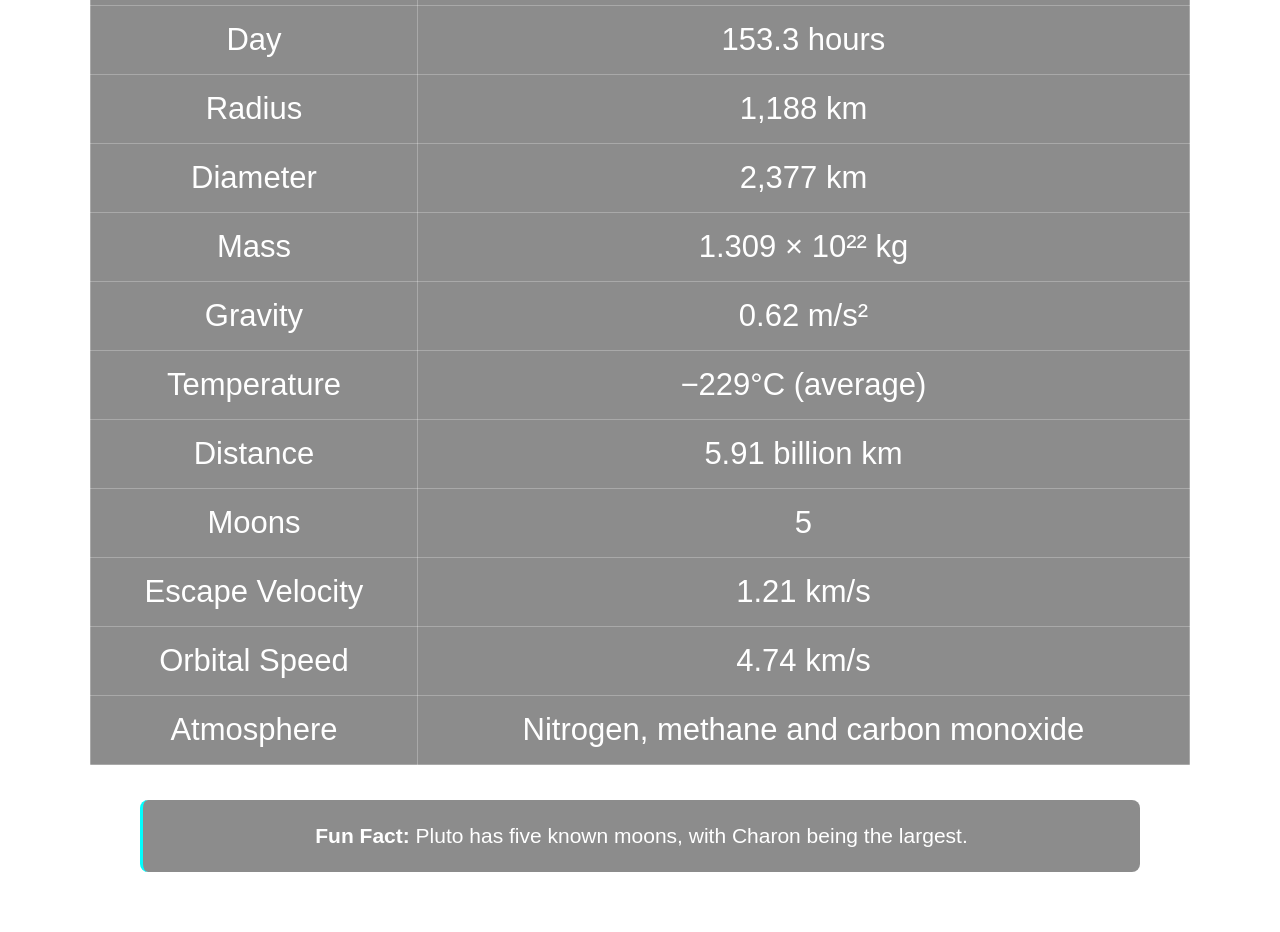
<file: pluto.html>
<!DOCTYPE html>
<html lang="en">

<head>
      <title>Pluto – Facts, Size, Mass, Moons & Atmosphere | Intersteller</title>

<meta name="description"
content="Explore Pluto and discover its size, mass, gravity, atmosphere, temperature, Moon, orbit and other fascinating facts.">
    <meta charset="UTF-8">
    <meta name="viewport" content="width=device-width, initial-scale=1.0">

    <link rel="stylesheet" href="planet.css">

    <title>Pluto</title>
</head>

<body>

<nav>
    <div>
        <a href="about.html">About</a>
    </div>

    <div>
        <a href="index.html">Home</a>
    </div>
</nav>

<div class="planet-page">

    <h1>Pluto</h1>

    <img class="planet-image" src="image/pluto.jpg">

    <p class="description">
        Pluto is a dwarf planet located in the Kuiper Belt beyond Neptune.
    </p>

    <table>
        <tr>
            <th>Property</th>
            <th>Value</th>
        </tr>

        <tr><td>Year</td><td>248 years</td></tr>
        <tr><td>Day</td><td>153.3 hours</td></tr>
        <tr><td>Radius</td><td>1,188 km</td></tr>
        <tr><td>Diameter</td><td>2,377 km</td></tr>
        <tr><td>Mass</td><td>1.309 × 10²² kg</td></tr>
        <tr><td>Gravity</td><td>0.62 m/s²</td></tr>
        <tr><td>Temperature</td><td>−229°C (average)</td></tr>
        <tr><td>Distance</td><td>5.91 billion km</td></tr>
        <tr><td>Moons</td><td>5</td></tr>
        <tr><td>Escape Velocity</td><td>1.21 km/s</td></tr>
        <tr><td>Orbital Speed</td><td>4.74 km/s</td></tr>
        <tr><td>Atmosphere</td><td>Nitrogen, methane and carbon monoxide</td></tr>
    </table>

    <div class="fun-fact">
        <strong>Fun Fact:</strong>
        Pluto has five known moons, with Charon being the largest.
    </div>

</div>

</body>
</html>
</file>
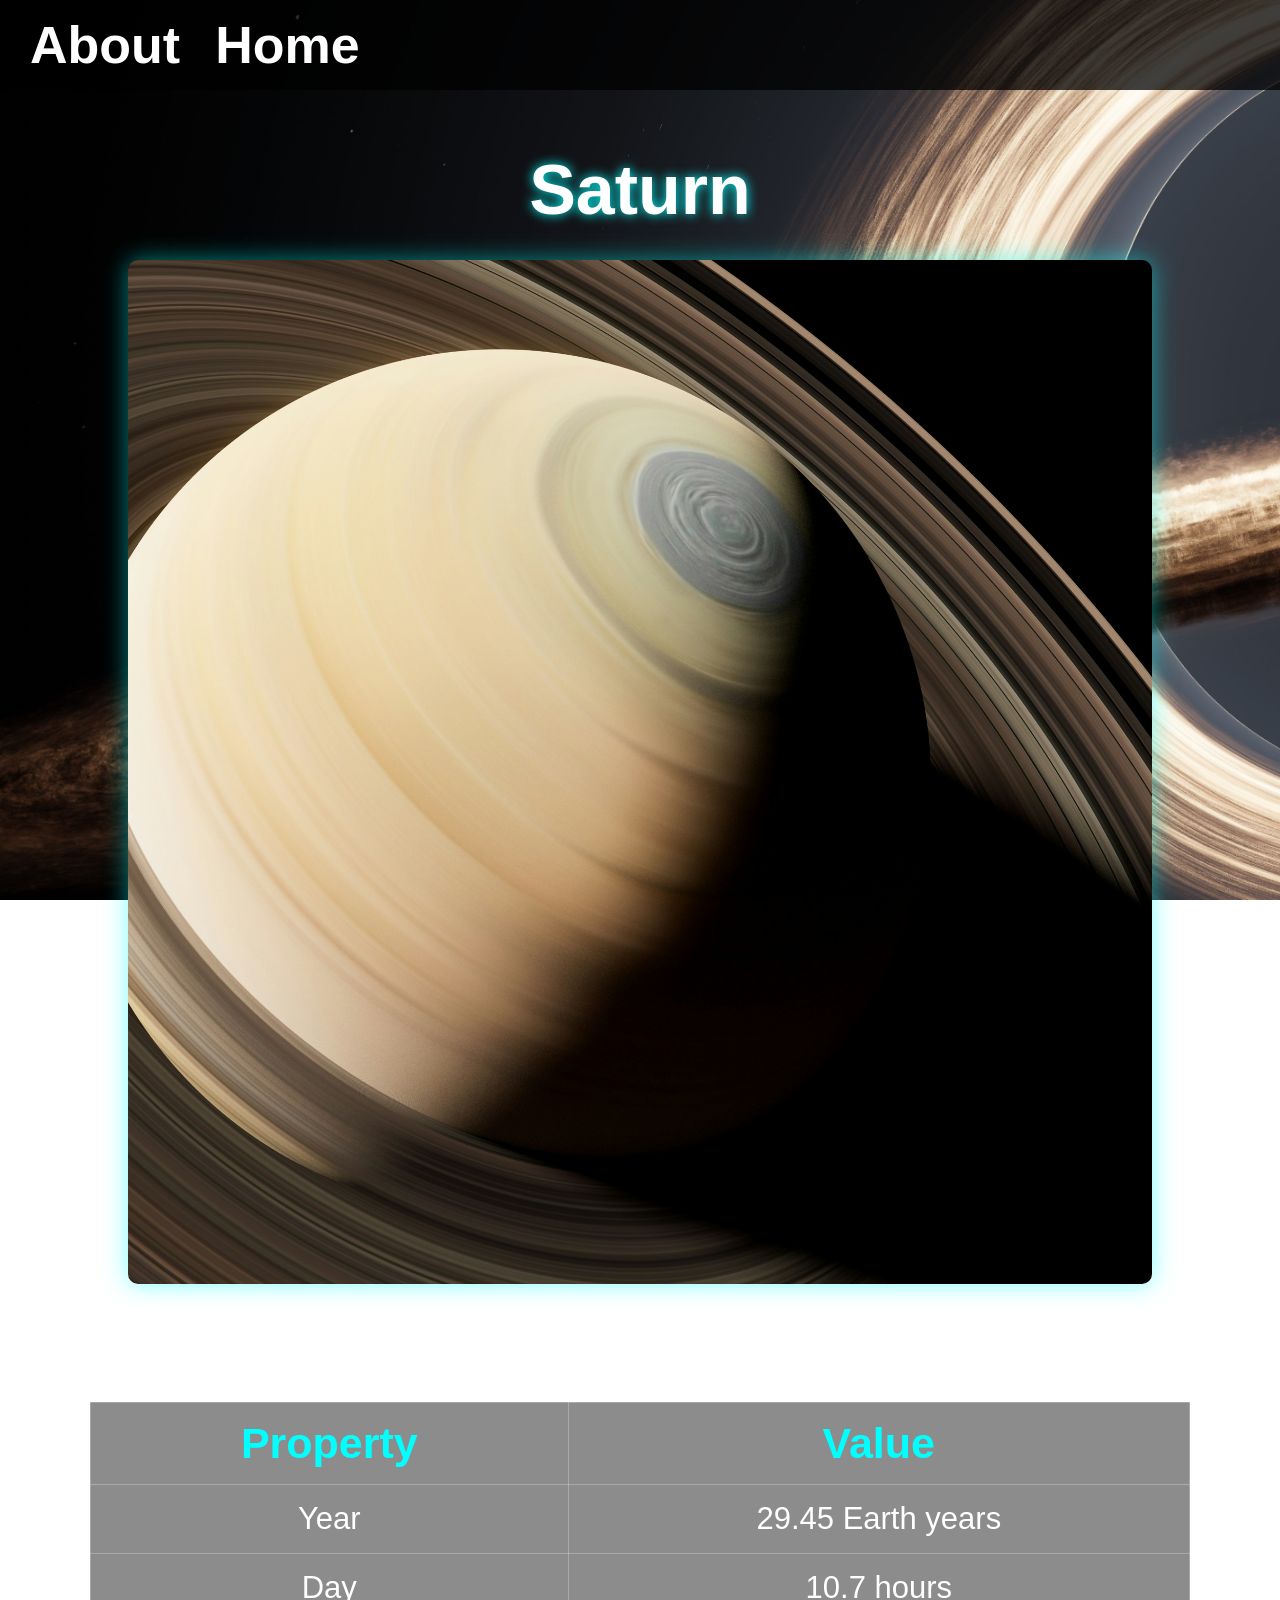
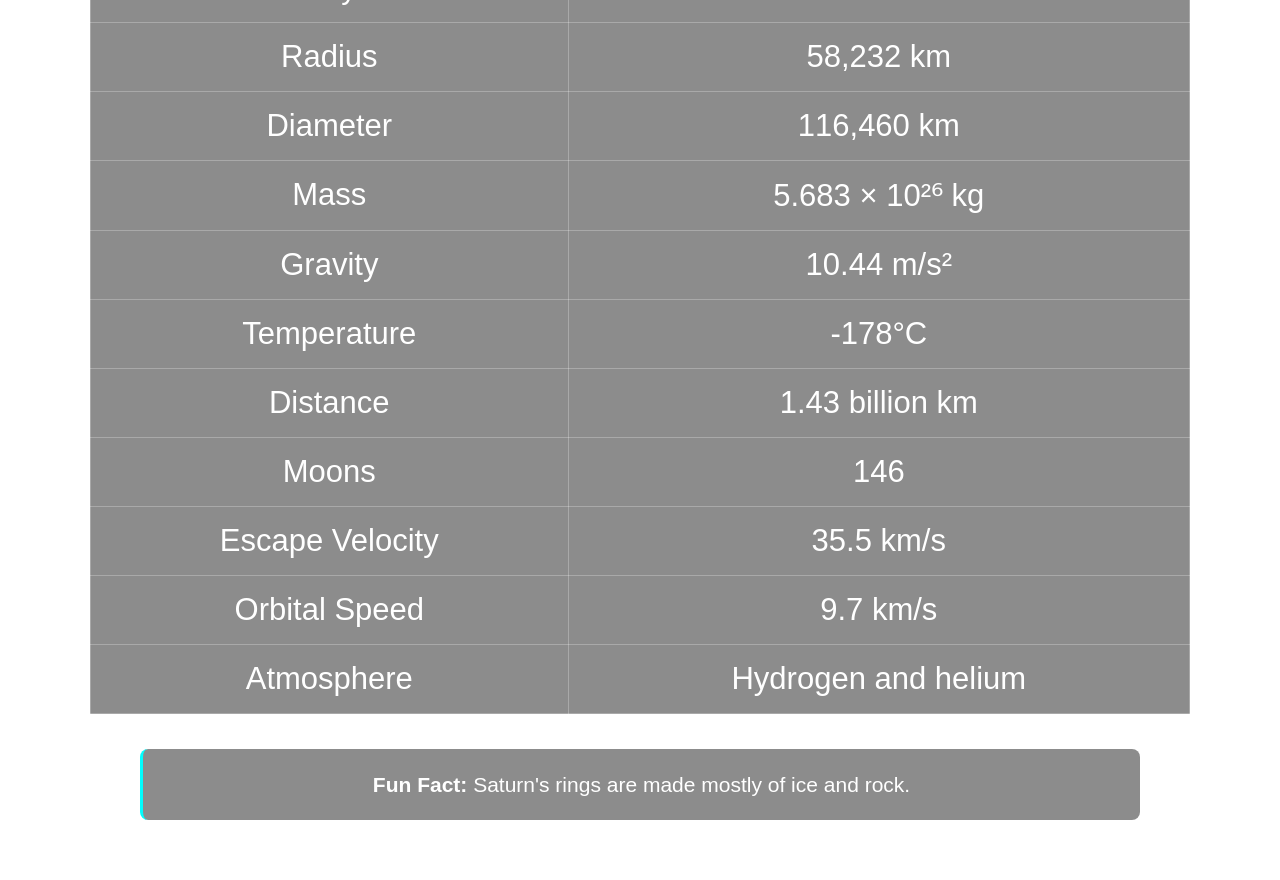
<file: saturn.html>
<!DOCTYPE html>
<html lang="en">

<head>
      <title>Seturn – Facts, Size, Mass, Moons & Atmosphere | Intersteller</title>

<meta name="description"
content="Explore Seturn and discover its size, mass, gravity, atmosphere, temperature, Moon, orbit and other fascinating facts.">
    <meta charset="UTF-8">
    <meta name="viewport" content="width=device-width, initial-scale=1.0">

    <link rel="stylesheet" href="planet.css">

    <title>Saturn</title>
</head>

<body>

<nav>
    <div>
          <a href="about.html">About</a>
          </div>
          <div>
<a href="index.html">Home</a>
</div>
</nav>

<div class="planet-page">

    <h1>Saturn</h1>

    <img class="planet-image" src="image/saturn.jpg">

    <p class="description">
        Saturn is famous for its spectacular ring system.
    </p>

    <table>
        <tr>
            <th>Property</th>
            <th>Value</th>
        </tr>

        <tr><td>Year</td><td>29.45 Earth years</td></tr>
        <tr><td>Day</td><td>10.7 hours</td></tr>
        <tr><td>Radius</td><td>58,232 km</td></tr>
        <tr><td>Diameter</td><td>116,460 km</td></tr>
        <tr><td>Mass</td><td>5.683 × 10²⁶ kg</td></tr>
        <tr><td>Gravity</td><td>10.44 m/s²</td></tr>
        <tr><td>Temperature</td><td>-178°C</td></tr>
        <tr><td>Distance</td><td>1.43 billion km</td></tr>
        <tr><td>Moons</td><td>146</td></tr>
        <tr><td>Escape Velocity</td><td>35.5 km/s</td></tr>
        <tr><td>Orbital Speed</td><td>9.7 km/s</td></tr>
        <tr><td>Atmosphere</td><td>Hydrogen and helium</td></tr>
    </table>

    <div class="fun-fact">
        <strong>Fun Fact:</strong>
        Saturn's rings are made mostly of ice and rock.
    </div>

</div>

</body>
</html>
</file>
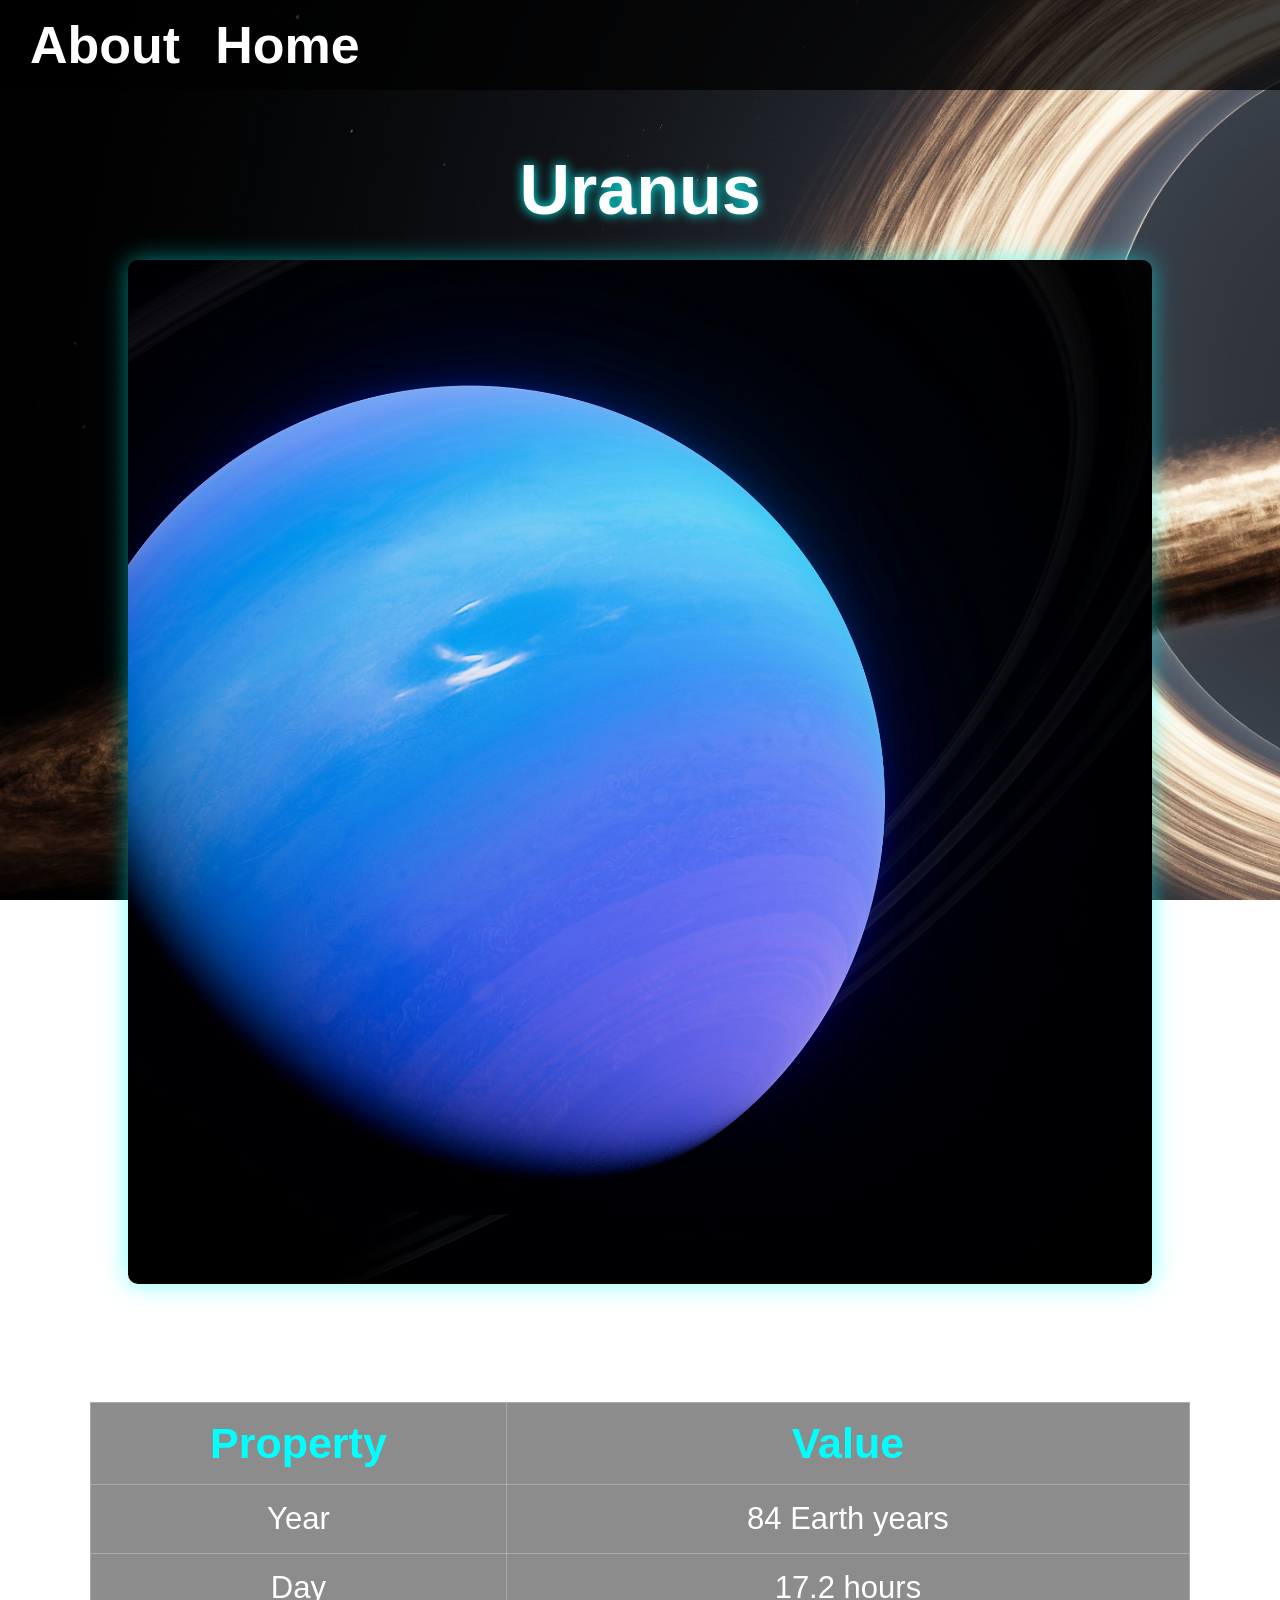
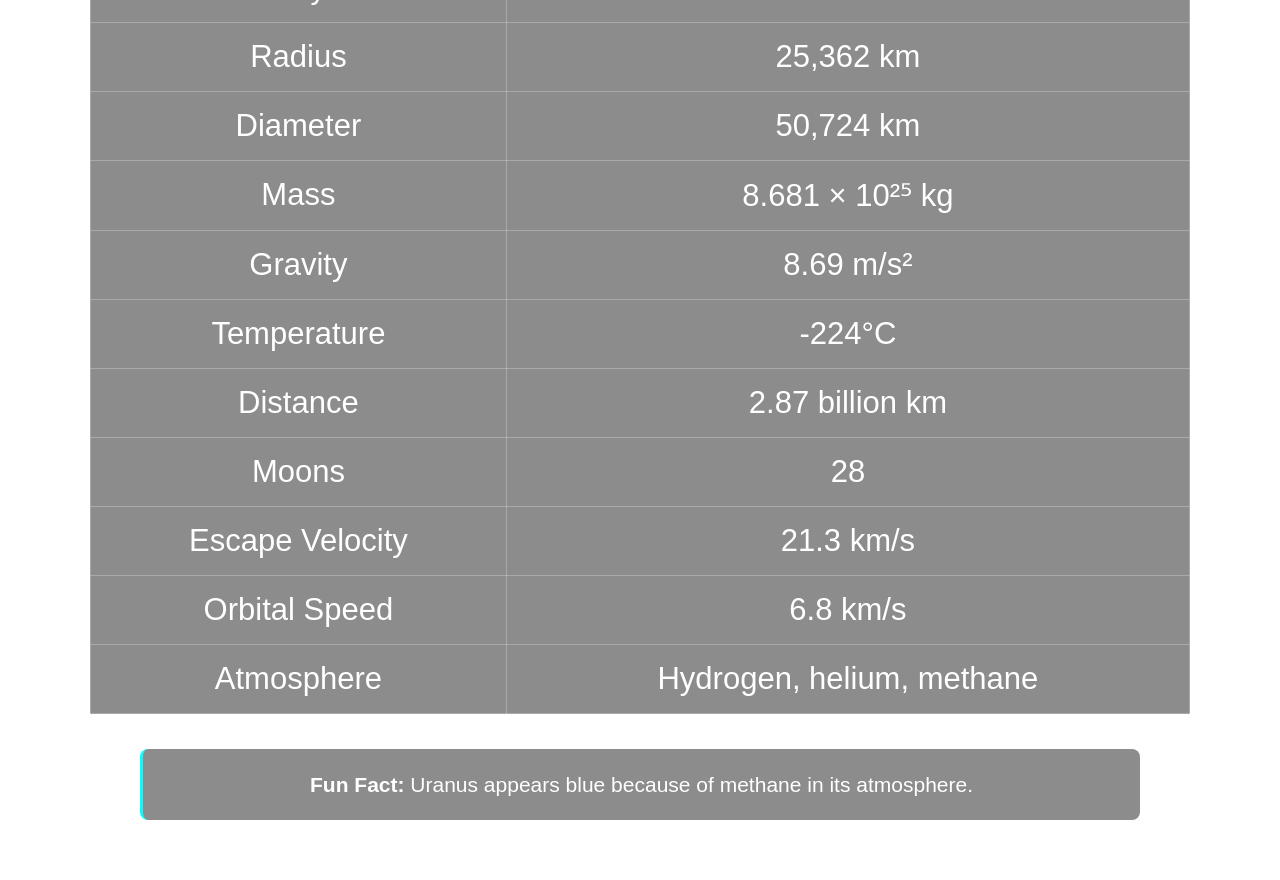
<file: uranus.html>
<!DOCTYPE html>
<html lang="en">

<head>
      <title>Uranus – Facts, Size, Mass, Moons & Atmosphere | Intersteller</title>

<meta name="description"
content="Explore Uranus and discover its size, mass, gravity, atmosphere, temperature, Moon, orbit and other fascinating facts.">
    <meta charset="UTF-8">
    <meta name="viewport" content="width=device-width, initial-scale=1.0">

    <link rel="stylesheet" href="planet.css">

    <title>Uranus</title>
</head>

<body>

<nav>
    <div>
          <a href="about.html">About</a>
          </div>
          <div>
<a href="index.html">Home</a>
</div>
</nav>

<div class="planet-page">

    <h1>Uranus</h1>

    <img class="planet-image" src="image/uranus.jpg">

    <p class="description">
        Uranus rotates on its side, making it unique among the planets.
    </p>

    <table>
        <tr>
            <th>Property</th>
            <th>Value</th>
        </tr>

        <tr><td>Year</td><td>84 Earth years</td></tr>
        <tr><td>Day</td><td>17.2 hours</td></tr>
        <tr><td>Radius</td><td>25,362 km</td></tr>
        <tr><td>Diameter</td><td>50,724 km</td></tr>
        <tr><td>Mass</td><td>8.681 × 10²⁵ kg</td></tr>
        <tr><td>Gravity</td><td>8.69 m/s²</td></tr>
        <tr><td>Temperature</td><td>-224°C</td></tr>
        <tr><td>Distance</td><td>2.87 billion km</td></tr>
        <tr><td>Moons</td><td>28</td></tr>
        <tr><td>Escape Velocity</td><td>21.3 km/s</td></tr>
        <tr><td>Orbital Speed</td><td>6.8 km/s</td></tr>
        <tr><td>Atmosphere</td><td>Hydrogen, helium, methane</td></tr>
    </table>

    <div class="fun-fact">
        <strong>Fun Fact:</strong>
        Uranus appears blue because of methane in its atmosphere.
    </div>

</div>

</body>
</html>
</file>
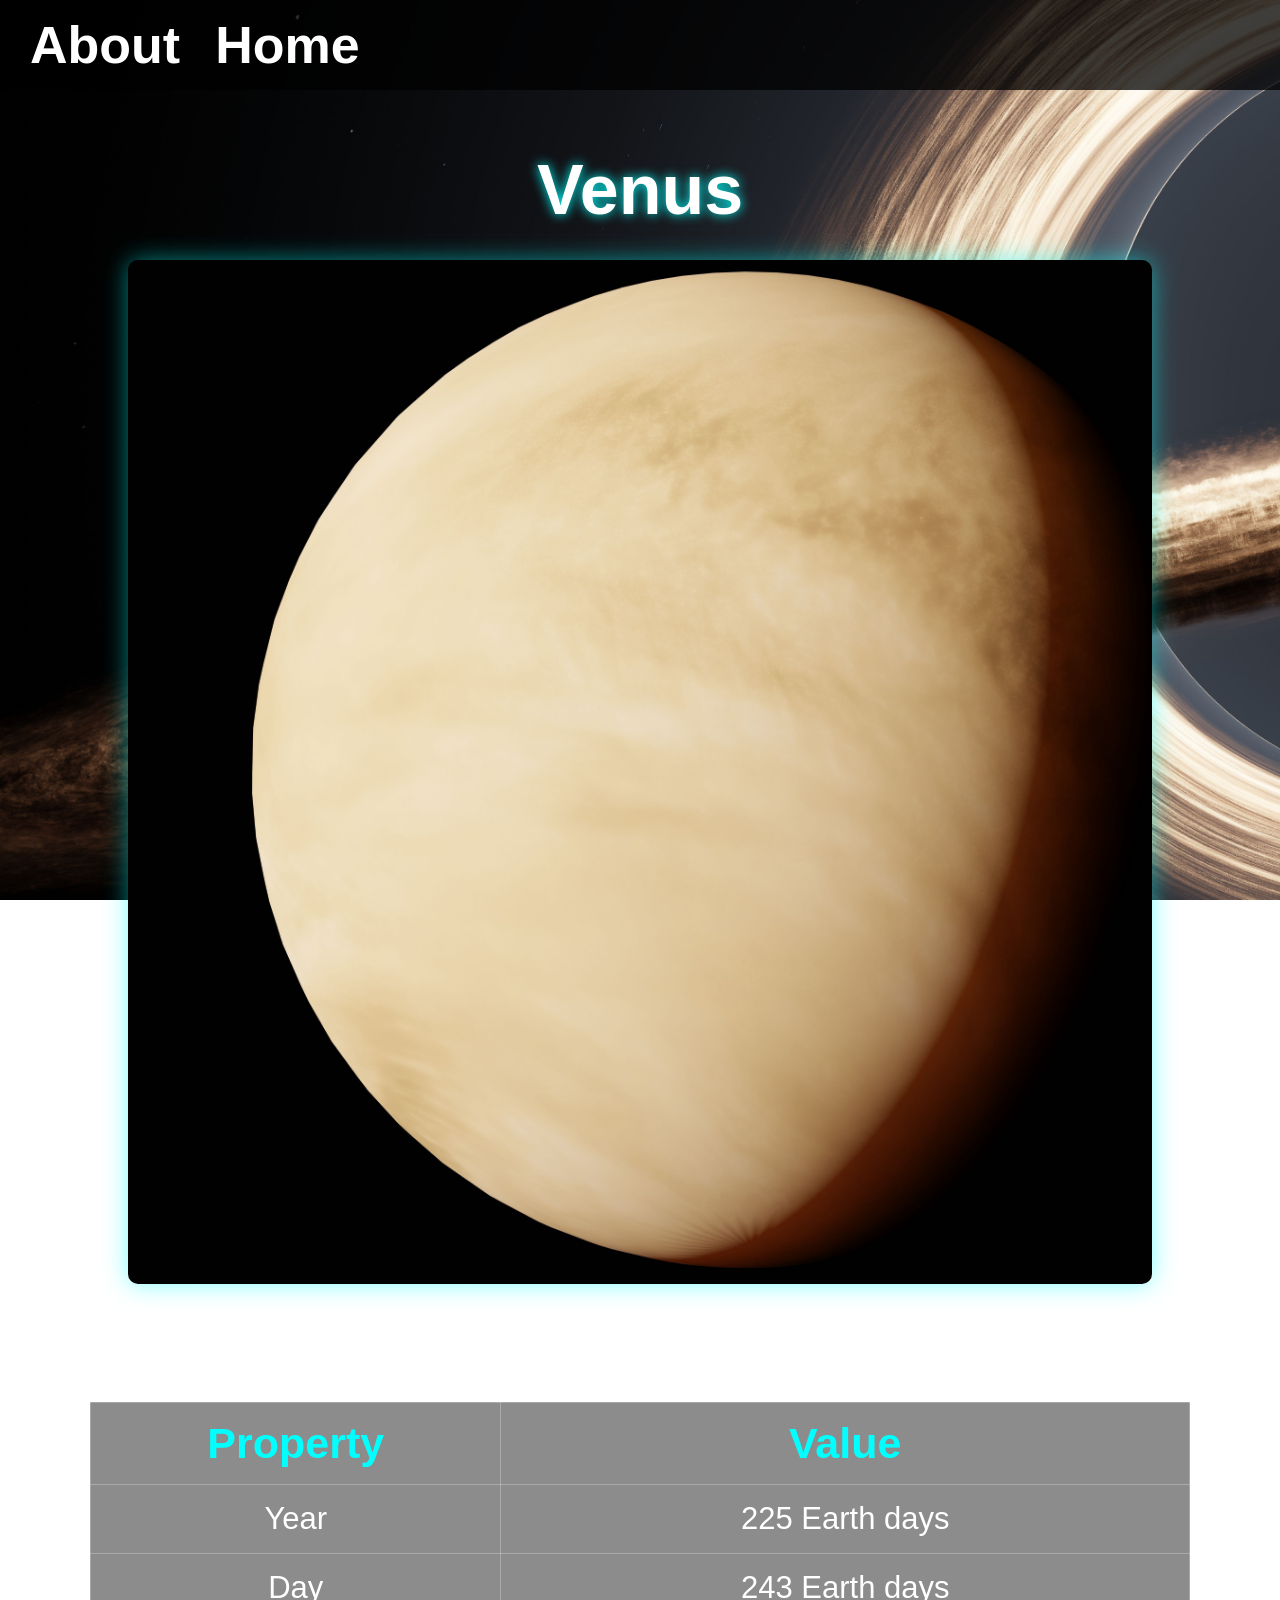
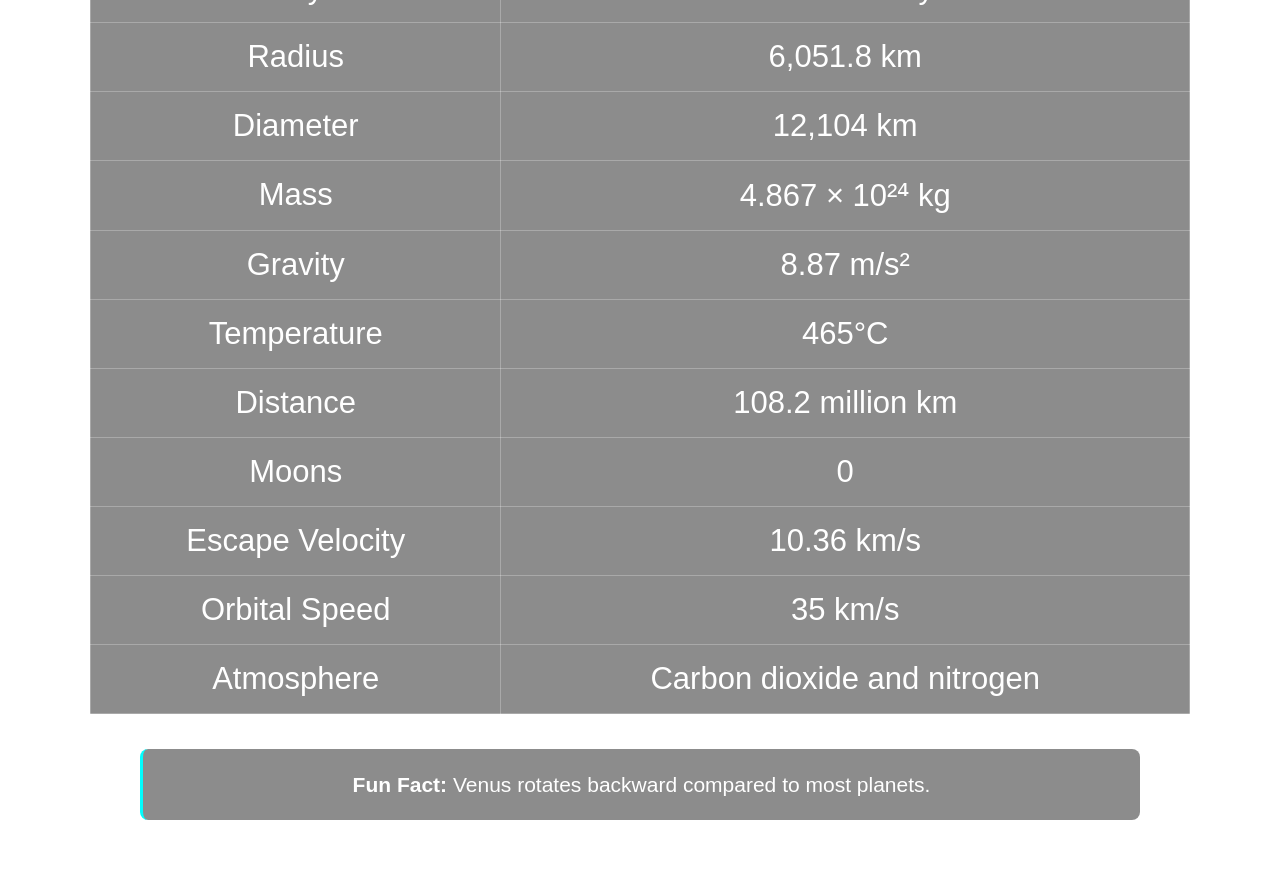
<file: venus.html>
<!DOCTYPE html>
<html lang="en">

<head>
      <title>Venus – Facts, Size, Mass, Moons & Atmosphere | Intersteller</title>

<meta name="description"
content="Explore Venus and discover its size, mass, gravity, atmosphere, temperature, Moon, orbit and other fascinating facts.">
    <meta charset="UTF-8">
    <meta name="viewport" content="width=device-width, initial-scale=1.0">

    <link rel="stylesheet" href="planet.css">

    <title>Venus</title>
</head>

<body>

<nav>
    <div>
          <a href="about.html">About</a>
          </div>
          <div>
<a href="index.html">Home</a>
</div>
</nav>

<div class="planet-page">

    <h1>Venus</h1>

    <img class="planet-image" src="image/venus.jpg">

    <p class="description">
        Venus is the hottest planet because of its thick atmosphere.
    </p>

    <table>
        <tr>
            <th>Property</th>
            <th>Value</th>
        </tr>

        <tr><td>Year</td><td>225 Earth days</td></tr>
        <tr><td>Day</td><td>243 Earth days</td></tr>
        <tr><td>Radius</td><td>6,051.8 km</td></tr>
        <tr><td>Diameter</td><td>12,104 km</td></tr>
        <tr><td>Mass</td><td>4.867 × 10²⁴ kg</td></tr>
        <tr><td>Gravity</td><td>8.87 m/s²</td></tr>
        <tr><td>Temperature</td><td>465°C</td></tr>
        <tr><td>Distance</td><td>108.2 million km</td></tr>
        <tr><td>Moons</td><td>0</td></tr>
        <tr><td>Escape Velocity</td><td>10.36 km/s</td></tr>
        <tr><td>Orbital Speed</td><td>35 km/s</td></tr>
        <tr><td>Atmosphere</td><td>Carbon dioxide and nitrogen</td></tr>
    </table>

    <div class="fun-fact">
        <strong>Fun Fact:</strong>
        Venus rotates backward compared to most planets.
    </div>

</div>

</body>
</html>
</file>
<file: styles.css>
/* ===== General ===== */

* {
    box-sizing: border-box;
}

body {
    margin: 0;
    min-height: 100vh;

    font-family: Arial, Helvetica, sans-serif;
    color: white;
    text-align: center;

    background-image: url("image/Blackhole.jpg");
    background-size: cover;
    background-position: center;
    background-attachment: fixed;
}
.input{
    font-size: 30px;
}
.button{
    font-size: 30px;
    color: white;
    background-color: cyan;
}
h1 {
    margin-top: 50px;
    margin-bottom: 20px;

    font-size: 48px;
    font-weight: bold;

    text-shadow: 0 0 15px cyan;
}

p {
    font-size: 40px;
    line-height: 1.6;
}

.planet-card p {
    margin-top: 25px;

    color: white;
    font-size: 30px;
    font-weight: bold;

    text-transform: capitalize;
}

/* ===== Navigation ===== */

nav {
    width: 100%;
    padding: 20px 50px;

    display: flex;
    align-items: center;
    justify-content: space-between;

    background: rgba(0, 0, 0, 0.75);
    border-bottom: 1px solid rgba(0, 255, 255, 0.3);

    backdrop-filter: blur(8px);
}

nav a {
    color: white;
    text-decoration: none;

    font-size: 60px;
    font-weight: bold;

    transition: 0.3s;
}

nav a:hover {
    color: cyan;
    text-shadow: 0 0 10px cyan;
}


/* ===== Planets Section ===== */

.planets {
    width: 90%;
    max-width: 1200px;

    margin: 60px auto;

    display: grid;
    grid-template-columns: repeat(5, 1fr);
    gap: 35px;
}


/* ===== Planet Card ===== */

.planet-card {
    padding: 15px;

    background: rgba(0, 0, 0, 0.45);

    border: 1px solid rgba(0, 255, 255, 0.2);
    border-radius: 15px;

    backdrop-filter: blur(5px);

    transition: 0.3s;
}

.planet-card:hover {
    transform: translateY(-8px);

    border-color: cyan;

    box-shadow:
        0 0 10px rgba(0, 255, 255, 0.3),
        0 0 25px rgba(0, 255, 255, 0.15);
}


/* ===== Planet Images ===== */

.planet-card img {
    width: 200px;
    height: 200px;

    object-fit: cover;

    border-radius: 50%;

    transition: 0.3s;
}

.planet-card:hover img {
    transform: scale(1.08);

    box-shadow:
        0 0 15px cyan,
        0 0 30px rgba(0, 255, 255, 0.4);
}


/* ===== Planet Names ===== */

.planet-card p {
    margin: 15px 0 5px;

    color: white;

    font-size: 20px;
    font-weight: bold;

    text-transform: capitalize;
}

.planet-card a {
    text-decoration: none;
}


/* ===== Tablet ===== */

@media (max-width: 1000px) {

    .planets {
        grid-template-columns: repeat(3, 1fr);
    }

}
@media (max-width: 600px) {
body {
        background-image: url("image/mobile_background.png");
        background-size: cover;
        background-position: center;
        background-attachment: scroll;
    }
    .input{
        font-size: 25px;
    }
    .button{
        font-size: 25px;
        background-color: cyan;
    }
    p {
    font-size: 20px;
    line-height: 1.5;
}
    nav {
        padding: 15px 25px;
    }

    nav a {
        font-size: 20px;
            -webkit-tap-highlight-color: transparent;

    }

    .planets {
        width: 95%;
        grid-template-columns: repeat(2, 1fr);
        gap: 20px;

        margin-top: 35px;
            -webkit-tap-highlight-color: transparent;

        outline: none;
    }

    .planet-card {
        padding: 10px;
            -webkit-tap-highlight-color: transparent;

        outline: none;
    }

    .planet-card img {
            -webkit-tap-highlight-color: transparent;

        width: 120px;
        height: 120px;
        
    }

    .planet-card p {
        font-size: 17px;
    }

}
</file>
<file: planet.css>
/* ===== General ===== */

* {
    box-sizing: border-box;
}

html,
body {
    margin: 0;
    padding: 0;
    width: 100%;
    min-height: 100%;

    overflow-x: hidden;
}

body {
    min-height: 100vh;

    font-family: Arial, Helvetica, sans-serif;
    color: white;
    text-align: center;

    background-image: url("image/Blackhole.jpg");
    background-size: cover;
    background-position: center;
    background-repeat: no-repeat;
    background-attachment: fixed;
}


/* ===== Navigation ===== */

/* ===== Navigation ===== */

nav {
    width: 100%;

    display: flex;
    align-items: center;
    justify-content: flex-start;

    gap: 35px;

    padding: 15px 30px;

    background: rgba(0, 0, 0, 0.75);
}

nav a {
    color: white;

    text-decoration: none;

    font-size: 52px;
    font-weight: bold;

    transition: 0.3s;
}

nav a:hover {
    color: cyan;
}


/* ===== Planet Page ===== */

.planet-page {
    width: 95%;
    max-width: 1200px;

    margin: 40px auto;
    padding: 20px;

    text-align: center;
}


/* ===== Title ===== */

h1 {
    margin: 0 0 30px;

    font-size: 70px;

    text-shadow: 0 0 12px cyan;
}


/* ===== Planet Image ===== */

.planet-image {
    display: block;

    width: 1350px;
    height: 1200px;

    max-width: 80vw;
    max-height: 80vw;

    margin: 0 auto 30px;

    object-fit: cover;

    border-radius: 10px;

    box-shadow: 0 0 25px rgba(0, 255, 255, 0.5);
}


/* ===== Description ===== */

.description {
    width: 100%;
    max-width: 1000px;

    margin: 0 auto 35px;

    font-size: 35px;
    line-height: 1.5;
}


/* ===== Information Table ===== */

table {
    width: 100%;
    max-width: 1100px;

    margin: 30px auto;

    border-collapse: collapse;

    background: rgba(0, 0, 0, 0.45);

    font-size: 31px;
}

th,
td {
    padding: 16px;

    border: 1px solid rgba(255, 255, 255, 0.25);

    text-align: center;
}

th {
    color: cyan;
    font-size: 43px;
}


/* ===== Fun Fact ===== */

.fun-fact {
    width: 100%;
    max-width: 1000px;

    margin: 35px auto 0;
    padding: 20px;

    background: rgba(0, 0, 0, 0.45);

    border-left: 3px solid cyan;
    border-radius: 8px;

    font-size: 21px;
    line-height: 1.5;
}


/* ===== Mobile ===== */

@media (max-width: 600px) {

    body {
        background-attachment: scroll;
    }

    nav {
        padding: 12px 20px;
        -webkit-tap-highlight-color: transparent;

        outline: none;
    }

    nav a {
        font-size: 20px;
        -webkit-tap-highlight-color: transparent;

        outline: none;
    }

    .planet-page {
        width: 100%;
        padding: 20px 10px;
        margin: 25px auto;
        -webkit-tap-highlight-color: transparent;

        outline: none;
    }

    h1 {
        margin-bottom: 20px;
        font-size: 36px;
        -webkit-tap-highlight-color: transparent;

        outline: none;
    }

    .planet-image {
        width: 500px;
        height: 500px;

        max-width: 85vw;
        max-height: 85vw;

        margin-left: auto;
        margin-right: auto;
    }

    .description {
        width: 100%;

        font-size: 19px;
        line-height: 1.5;
    }

    table {
        width: 100%;

        margin: 25px auto;

        font-size: 16px;
    }

    th,
    td {
        padding: 11px 6px;

        overflow-wrap: break-word;
    }

    th {
        font-size: 17px;
    }

    .fun-fact {
        width: 100%;

        font-size: 18px;
    }
}


/* ===== Small Phones ===== */

@media (max-width: 400px) {

    nav {
        padding: 10px 15px;
        -webkit-tap-highlight-color: transparent;

        outline: none;
    }

    nav a {
        font-size: 18px;
        -webkit-tap-highlight-color: transparent;

        outline: none;
    }

    .planet-page {
        padding: 15px 7px;
        -webkit-tap-highlight-color: transparent;

        outline: none;
    }

    h1 {
        font-size: 32px;
        -webkit-tap-highlight-color: transparent;

        outline: none;
    }

    .planet-image {
        width: 400px;
        height: 400px;

        max-width: 80vw;
        max-height: 80vw;
    }

    .description {
        font-size: 17px;
    }

    table {
        font-size: 14px;
    }

    th {
        font-size: 15px;
    }

    th,
    td {
        padding: 8px 4px;
    }

    .fun-fact {
        font-size: 16px;
    }
}
</file>
